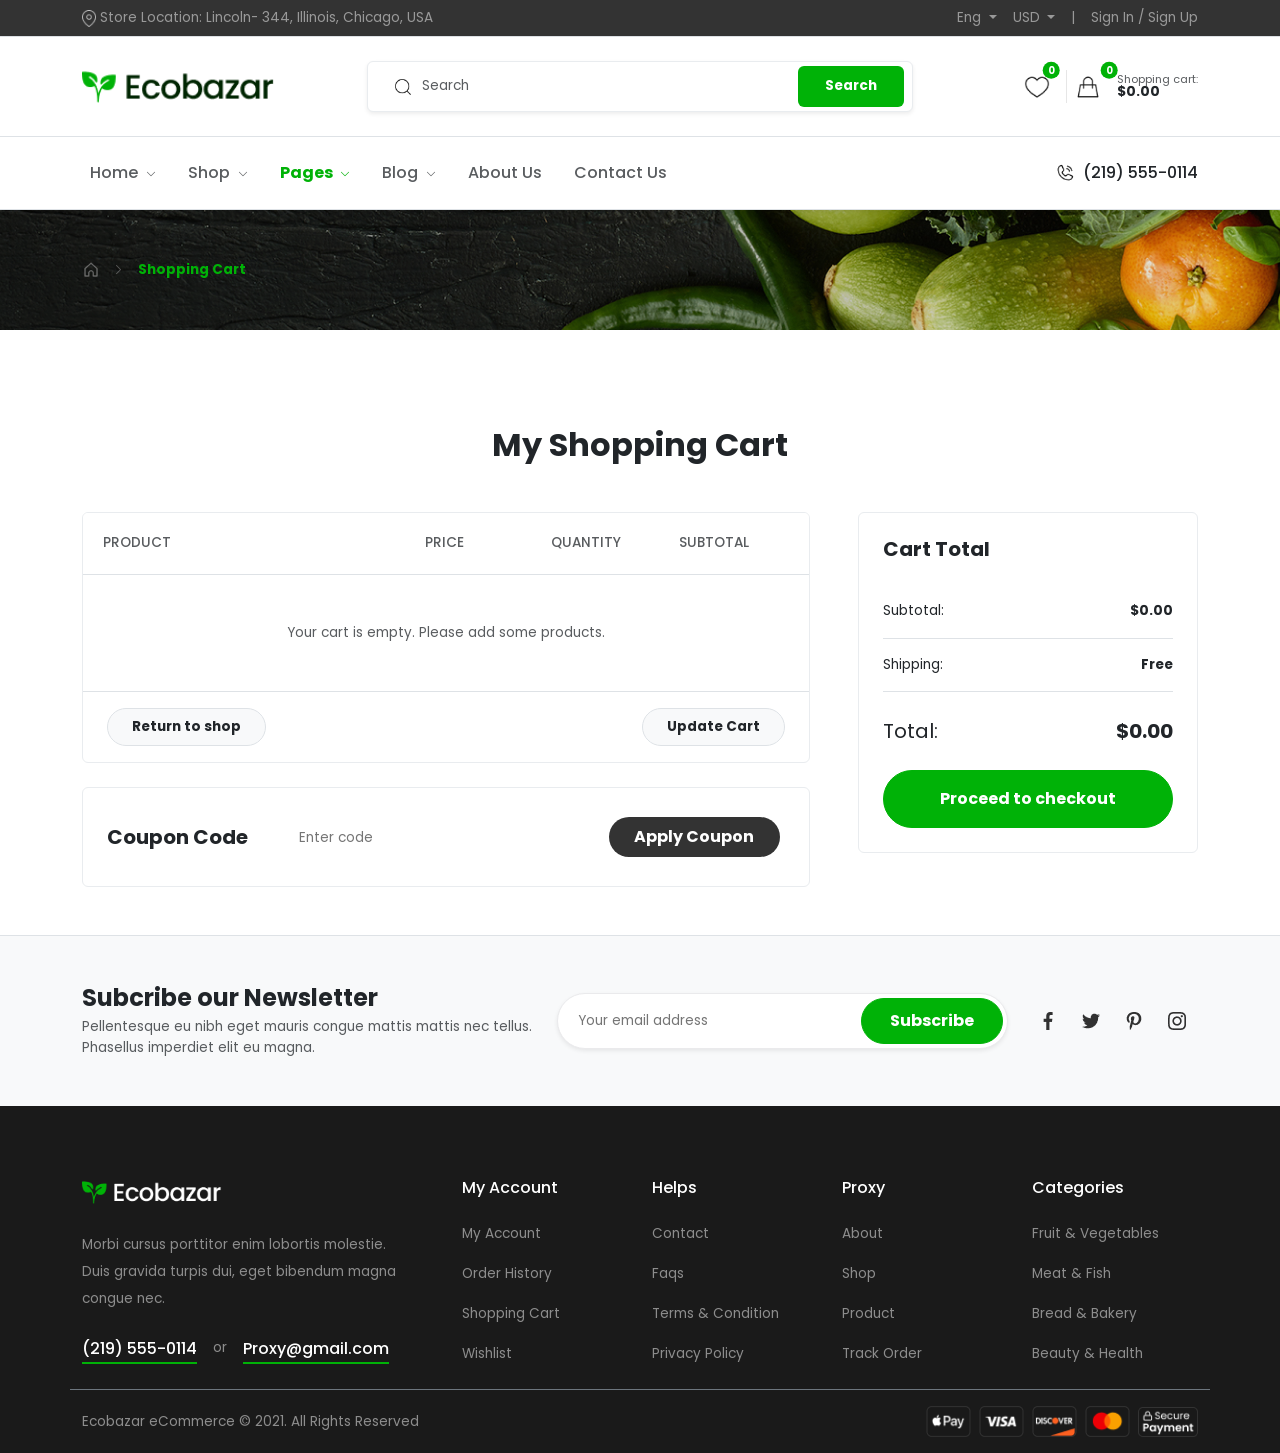
<file: cart.html>
<!DOCTYPE html>
<html lang="en">
<head>
    <meta charset="UTF-8">
    <meta name="viewport" content="width=device-width, initial-scale=1.0">
    <title>Ecobazar - My Shopping Cart</title>
    
    <link href="https://fonts.googleapis.com/css2?family=Poppins:wght@300;400;500;600;700&display=swap" rel="stylesheet">
    <link href="https://cdn.jsdelivr.net/npm/bootstrap@5.3.0/dist/css/bootstrap.min.css" rel="stylesheet">
    <link href="https://cdn.jsdelivr.net/npm/bootstrap-icons@1.10.5/font/bootstrap-icons.css" rel="stylesheet">
    <link rel="stylesheet" href="cart_style.css">
    <link rel="stylesheet" href="cart_responsive.css"> 
</head>
<body class="bg-white">

    <!-- ============================================== -->
    <!-- TOP BAR -->
    <!-- ============================================== -->
    <div class="top-bar py-2 text-muted border-bottom" style="background-color: #333333;">
        <div class="container d-flex justify-content-center justify-content-lg-between align-items-center font-sm text-white-50">
            <span class="d-none d-lg-flex align-items-center gap-1">
                <img src="assets/icon-gps.png" alt="Location" width="14" style="filter: brightness(0) invert(1); opacity: 0.7;"> 
                Store Location: Lincoln- 344, Illinois, Chicago, USA
            </span>
            <div class="d-flex gap-3 text-white-50">
                <div class="dropdown"><span class="dropdown-toggle cursor-pointer" role="button" data-bs-toggle="dropdown">Eng </span><ul class="dropdown-menu shadow-sm border-0 mt-2 font-sm"><li><a class="dropdown-item" href="#">Eng</a></li></ul></div>
                <div class="dropdown"><span class="dropdown-toggle cursor-pointer" role="button" data-bs-toggle="dropdown">USD </span><ul class="dropdown-menu shadow-sm border-0 mt-2 font-sm"><li><a class="dropdown-item" href="#">USD</a></li></ul></div>
                <span>|</span>
                <span class="cursor-pointer">Sign In / Sign Up</span>
            </div>
        </div>
    </div>

    <!-- ============================================== -->
    <!-- DESKTOP HEADER -->
    <!-- ============================================== -->
    <div class="d-none d-lg-block">
        <div id="dynamic-header-wrapper" class="bg-white position-relative z-3 shadow-sm">
            
            <!-- LAYOUT 1: DEFAULT -->
            <div id="header-layout-default" class="d-block">
                <div class="header-middle py-4 bg-white border-bottom">
                    <div class="container">
                        <div class="row align-items-center">
                            <!-- Left: Logo -->
                            <div class="col-lg-3">
                                <a href="index.html"><img src="assets/logo.png" alt="Ecobazar" height="40"></a>
                            </div>
                            
                            <!-- Center: Capsule Search Bar -->
                            <div class="col-lg-6">
                                <table width="100%" border="0" cellpadding="0" cellspacing="0" class="border border-light-subtle rounded bg-white overflow-hidden hover-border-green shadow-sm" style="border-collapse: separate; padding: 4px;">
                                    <tr>
                                        <td width="45" align="center" valign="middle" class="ps-3 cursor-pointer">
                                            <img src="assets/searchicon.png" width="20" alt="Search">
                                        </td>
                                        <td align="left" valign="middle">
                                            <input type="text" placeholder="Search" class="form-control border-0 shadow-none w-100 font-sm bg-transparent" style="outline: none; padding-left: 5px;">
                                        </td>
                                        <td width="110" align="right" valign="middle" class="pe-1">
                                            <button class="btn btn-success border-0 rounded fw-bold w-100 font-sm text-white shadow-none" style="padding-top: 10px; padding-bottom: 10px;">Search</button>
                                        </td>
                                    </tr>
                                </table>
                            </div>

                            <!-- Right: Cart & Wishlist -->
                            <div class="col-lg-3">
                                <table border="0" cellpadding="0" cellspacing="0" align="right">
                                    <tr>
                                        <td align="center" valign="middle" class="px-3 cursor-pointer position-relative" onclick="window.location.href='wishlist.html'">
                                            <img src="assets/wishlist.png" width="26" alt="Wishlist">
                                            <span class="position-absolute top-0 start-190 translate-middle badge rounded-pill bg-success wishlist-badge" style="font-size:0.6rem; padding:0.35em 0.5em; right: -2px;">0</span>
                                        </td>
                                        <td width="1" bgcolor="#E6E6E6" height="30" class="mx-2"></td>
                                        <td align="center" valign="middle" class="px-2 cursor-pointer position-relative" onclick="openCart()">
                                            <img src="assets/Cart.png" width="26" alt="Cart">
                                            <span class="position-absolute top-0 start-100 translate-middle badge rounded-pill bg-success cart-badge" style="font-size:0.6rem; padding:0.35em 0.5em;">0</span>
                                        </td>
                                        <td align="left" valign="middle" class="ps-2 cursor-pointer" onclick="openCart()">
                                            <table border="0" cellpadding="0" cellspacing="0">
                                                <tr><td class="font-sm text-muted lh-1 pt-1" style="font-size: 11px;">Shopping cart:</td></tr>
                                                <tr><td class="fw-bold text-dark lh-1 pb-1 header-cart-total font-sm">$0.00</td></tr>
                                            </table>
                                        </td>
                                    </tr>
                                </table>
                            </div>
                        </div>
                    </div>
                </div>

                <!-- Navigation Bar -->
                <nav class="navbar navbar-expand-lg bg-white py-3 border-bottom">
                    <div class="container d-flex justify-content-between align-items-center">
                        <ul class="navbar-nav fw-medium gap-3">
                            <li class="nav-item dropdown">
                                <a class="nav-link text-muted" href="#" role="button" data-bs-toggle="dropdown">Home <i class="bi bi-chevron-down ms-1" style="font-size: 10px;"></i></a>
                                <ul class="dropdown-menu shadow-sm border-0 mt-2"><li><a class="dropdown-item" href="index.html">Home 1</a></li></ul>
                            </li>
                            <li class="nav-item dropdown">
                                <a class="nav-link text-muted" href="#" role="button" data-bs-toggle="dropdown">Shop <i class="bi bi-chevron-down ms-1" style="font-size: 10px;"></i></a>
                                <ul class="dropdown-menu shadow-sm border-0 mt-2"><li><a class="dropdown-item" href="shop1.html">Vegetables</a></li><li><a class="dropdown-item" href="shop2.html">Fresh Fruit</a></li></ul>
                            </li>
                            <li class="nav-item dropdown">
                                <a class="nav-link text-success fw-bold" href="#" role="button" data-bs-toggle="dropdown">Pages <i class="bi bi-chevron-down ms-1" style="font-size: 10px;"></i></a>
                                <ul class="dropdown-menu shadow-sm border-0 mt-2">
                                    <li><a class="dropdown-item text-success fw-bold" href="cart.html">Shopping Cart</a></li>
                                    <li><a class="dropdown-item" href="checkout.html">Checkout</a></li>
                                    <li><a class="dropdown-item" href="wishlist.html">Wishlist</a></li>
                                </ul>
                            </li>
                            <li class="nav-item dropdown">
                                <a class="nav-link text-muted" href="#" role="button" data-bs-toggle="dropdown">Blog <i class="bi bi-chevron-down ms-1" style="font-size: 10px;"></i></a>
                                <ul class="dropdown-menu shadow-sm border-0 mt-2"><li><a class="dropdown-item" href="#">Blog Grid</a></li></ul>
                            </li>
                            <li class="nav-item"><a class="nav-link text-muted" href="#">About Us</a></li>
                            <li class="nav-item"><a class="nav-link text-muted" href="#">Contact Us</a></li>
                        </ul>
<a href="tel:2195550114" class="fw-medium text-dark text-decoration-none d-flex align-items-center">
    <img src="assets/teli_phone.png" height="20" class="me-2" alt="Phone">(219) 555-0114
</a>
                    </div>
                </nav>
            </div>

            <!-- LAYOUT 2: SEARCH ACTIVE -->
            <div id="header-layout-search" class="d-none">
                <div class="header-middle py-4 bg-white border-bottom">
                    <div class="container">
                        <div class="row align-items-center">
                            <div class="col-lg-3"><a href="index.html"><img src="assets/logo.png" alt="Ecobazar" height="40"></a></div>
                            <div class="col-lg-6">
                                <table width="100%" border="0" cellpadding="0" cellspacing="0" class="border border-light-subtle rounded bg-white overflow-hidden hover-border-green shadow-sm" style="border-collapse: separate; padding: 4px;">
                                    <tr>
                                        <td width="45" align="center" valign="middle" class="ps-3 cursor-pointer" onclick="toggleHeaderLayout()"><img src="assets/searchicon.png" width="20" alt="Search"></td>
                                        <td align="left" valign="middle"><input type="text" placeholder="Search" class="form-control border-0 shadow-none w-100 font-sm bg-transparent" autofocus style="outline: none; padding-left: 5px;"></td>
                                        <td width="110" align="right" valign="middle" class="pe-1"><button class="btn btn-success border-0 rounded fw-bold w-100 font-sm text-white shadow-none" style="padding-top: 10px; padding-bottom: 10px;">Search</button></td>
                                    </tr>
                                </table>
                            </div>
                            <div class="col-lg-3">
                                <table border="0" cellpadding="0" cellspacing="0" align="right">
                                    <tr>
                                        <td align="center" valign="middle" class="px-2 cursor-pointer position-relative" onclick="window.location.href='wishlist.html'"><img src="assets/wishlist.png" width="26" alt="Wishlist"><span class="position-absolute top-0 start-100 translate-middle badge rounded-pill bg-success wishlist-badge">0</span></td>
                                        <td width="1" bgcolor="#E6E6E6" height="30" class="mx-2"></td>
                                        <td align="center" valign="middle" class="px-2 cursor-pointer position-relative" onclick="openCart()"><img src="assets/Cart.png" width="26" alt="Cart"><span class="position-absolute top-0 start-100 translate-middle badge rounded-pill bg-success cart-badge">0</span></td>
                                        <td align="left" valign="middle" class="ps-2 cursor-pointer" onclick="openCart()"><table border="0" cellpadding="0" cellspacing="0"><tr><td class="font-sm text-muted lh-1 pt-1" style="font-size: 11px;">Shopping cart:</td></tr><tr><td class="fw-bold text-dark lh-1 pb-1 header-cart-total font-sm">$0.00</td></tr></table></td>
                                        <td align="center" valign="middle" class="ps-3 cursor-pointer"><img src="assets/profile.png" width="24" alt="Profile"></td>
                                    </tr>
                                </table>
                            </div>
                        </div>
                    </div>
                </div>
                <nav class="navbar navbar-expand-lg bg-white py-3 border-bottom">
                    <div class="container d-flex justify-content-between align-items-center">
                        <ul class="navbar-nav fw-medium gap-3 flex-row">
                            <li class="nav-item dropdown"><a class="nav-link text-muted px-0" href="#" role="button" data-bs-toggle="dropdown">Home <i class="bi bi-chevron-down ms-1" style="font-size: 10px;"></i></a><ul class="dropdown-menu shadow-sm border-0 mt-2"><li><a class="dropdown-item" href="index.html">Home 1</a></li></ul></li>
                            <li class="nav-item dropdown"><a class="nav-link text-muted px-0" href="#" role="button" data-bs-toggle="dropdown">Shop <i class="bi bi-chevron-down ms-1" style="font-size: 10px;"></i></a><ul class="dropdown-menu shadow-sm border-0 mt-2"><li><a class="dropdown-item" href="shop1.html">Vegetables</a></li><li><a class="dropdown-item" href="shop2.html">Fresh Fruit</a></li></ul></li>
                            <li class="nav-item dropdown"><a class="nav-link text-success fw-bold px-0" href="#" role="button" data-bs-toggle="dropdown">Pages <i class="bi bi-chevron-down ms-1" style="font-size: 10px;"></i></a><ul class="dropdown-menu shadow-sm border-0 mt-2"><li><a class="dropdown-item text-success fw-bold" href="cart.html">Shopping Cart</a></li><li><a class="dropdown-item" href="checkout.html">Checkout</a></li><li><a class="dropdown-item" href="wishlist.html">Wishlist</a></li></ul></li>
                            <li class="nav-item dropdown"><a class="nav-link text-muted px-0" href="#" role="button" data-bs-toggle="dropdown">Blog <i class="bi bi-chevron-down ms-1" style="font-size: 10px;"></i></a><ul class="dropdown-menu shadow-sm border-0 mt-2"><li><a class="dropdown-item" href="#">Blog Grid</a></li></ul></li>
                            <li class="nav-item"><a class="nav-link text-muted px-0" href="#">About Us</a></li>
                            <li class="nav-item"><a class="nav-link text-muted px-0" href="#">Contact Us</a></li>
                        </ul>
                        <div class="d-flex align-items-center gap-2 z-1">
                            <span class="fw-medium text-dark d-flex align-items-center"><img src="assets/teli_phone.png" height="20" class="me-2" alt="Phone">(219) 555-0114</span>
                        </div>
                    </div>
                </nav>
            </div>
        </div>
    </div>

    <!-- ============================================== -->
    <!-- MOBILE HEADER & OFFCANVAS -->
    <!-- ============================================== -->
    <div class="d-lg-none bg-white py-3 border-bottom shadow-sm position-relative z-3">
        <div class="container d-flex justify-content-between align-items-center">
            <div style="width: 26px;"></div> <!-- Spacer -->
            <a href="index.html" class="m-0"><img src="assets/logo.png" alt="Ecobazar" height="32"></a>
            <button class="btn border-0 p-0 shadow-none" type="button" data-bs-toggle="offcanvas" data-bs-target="#mobileMenu">
                <img src="assets/menuicon.png" width="26" alt="Menu">
            </button>
        </div>
    </div>

    <div class="offcanvas offcanvas-start" tabindex="-1" id="mobileMenu">
        <div class="offcanvas-header border-bottom py-3">
            <img src="assets/logo.png" height="32" alt="Ecobazar">
            <button type="button" class="btn-close shadow-none" data-bs-dismiss="offcanvas"></button>
        </div>
        
        <div class="offcanvas-body d-flex flex-column pt-4 align-items-center">
            
            <div class="w-100 mb-4">
                <div class="d-flex align-items-center gap-2 cursor-pointer justify-content-center" id="mobileSearchTrigger" onclick="toggleMobileSearch()">
                    <img src="assets/searchicon.png" width="22" alt="Search">
                    <span class="fw-bold text-dark fs-5">Search</span>
                </div>

                <div id="mobileSearchBar" class="d-none mt-2">
                    <div class="input-group border border-success rounded overflow-hidden">
                        <input type="text" class="form-control border-0 shadow-none font-sm" placeholder="Search products...">
                        <button class="btn btn-success rounded-0 px-3"><img src="assets/searchicon.png" width="16" style="filter:brightness(0) invert(1);"></button>
                        <button class="btn btn-light rounded-0 px-3 border-start" onclick="toggleMobileSearch()"><i class="bi bi-x-lg text-dark"></i></button>
                    </div>
                </div>
            </div>

            <ul class="navbar-nav fw-medium gap-3 mb-4 fs-5 w-100 align-items-center text-center" id="mobileNavLinks">
                <li class="nav-item"><a class="nav-link text-dark p-0" href="index.html">Home</a></li>
                <li class="nav-item"><a class="nav-link text-dark p-0" href="shop1.html">Shop</a></li>
                <li class="nav-item"><a class="nav-link text-success fw-bold p-0" href="#">Pages</a></li>
                <li class="nav-item"><a class="nav-link text-dark p-0" href="#">Blog</a></li>
                <li class="nav-item"><a class="nav-link text-dark p-0" href="#">About Us</a></li>
            </ul>

            <div id="mobileBottomIcons" class="d-flex flex-column gap-4 border-top pt-4 mb-4 w-100 align-items-center mt-auto">
                <div class="d-flex align-items-center gap-3 cursor-pointer" onclick="window.location.href='wishlist.html'">
                    <div class="position-relative">
                        <img src="assets/wishlist.png" width="26" alt="Wishlist">
                        <span class="position-absolute top-0 start-100 translate-middle badge rounded-pill bg-success wishlist-badge" style="font-size:0.65rem;">0</span>
                    </div>
                    <span class="text-dark fw-medium fs-5">Wishlist</span>
                </div>
                
                <div class="d-flex align-items-center gap-3 cursor-pointer" onclick="openCart(); document.querySelector('#mobileMenu .btn-close').click();">
                    <div class="position-relative">
                        <img src="assets/Cart.png" width="26" alt="Cart">
                        <span class="position-absolute top-0 start-100 translate-middle badge rounded-pill bg-success cart-badge" style="font-size:0.65rem;">0</span>
                    </div>
                    <span class="text-dark fw-medium fs-5">Shopping Cart</span>
                </div>
                
                <div class="d-flex align-items-center gap-3 cursor-pointer">
                    <img src="assets/profile.png" width="26" alt="Profile">
                    <span class="text-dark fw-medium fs-5">My Account</span>
                </div>
            </div>

            <div class="mt-auto border-top pt-4 pb-2 w-100 d-flex justify-content-center">
                <a href="tel:2195550114" class="text-decoration-none text-dark d-flex align-items-center gap-2 fw-bold fs-5">
                    <img src="assets/teli_phone.png" height="24" alt="Phone"> (219) 555-0114
                </a>
            </div>
        </div>
    </div>

    <!-- ============================================== -->
    <!-- BREADCRUMB BANNER -->
    <!-- ============================================== -->
    <section class="breadcrumb-banner py-5 d-flex align-items-center mb-5" style="background: url('assets/bg-breadcrumb.jpg') center/cover no-repeat; background-color: #1A1A1A;">
        <div class="container">
            <table border="0" cellpadding="0" cellspacing="0">
                <tr>
                    <td align="left" valign="middle"><a href="index.html"><img src="assets/icon-home-white.png" height="18" alt="Home" style="opacity: 0.7;"></a></td>
                    <td align="center" valign="middle" class="px-3"><img src="assets/icon-arrow-right-white.png" height="10" alt=">" style="opacity: 0.5;"></td>
                    <td align="left" valign="middle" class="text-success fw-bold font-sm">Shopping Cart</td>
                </tr>
            </table>
        </div>
    </section>

    <!-- Main Cart Area -->
    <section class="py-5">
        <div class="container">
            <h2 class="text-center fw-bold mb-5 text-dark">My Shopping Cart</h2>
            
            <div class="row gx-5">
                <!-- LEFT COLUMN: Cart Items & Coupon -->
                <div class="col-lg-8 mb-4 mb-lg-0">
                    
                    <div class="cart-table-responsive border border-light-subtle rounded bg-white mb-4 overflow-hidden">
                        <table width="100%" border="0" cellpadding="20" cellspacing="0" style="border-collapse: collapse;">
                            <thead>
                                <tr bgcolor="#FFFFFF">
                                    <td align="left" valign="middle" class="text-muted font-sm text-uppercase fw-medium border-bottom">Product</td>
                                    <td align="left" valign="middle" class="text-muted font-sm text-uppercase fw-medium border-bottom" width="15%">Price</td>
                                    <td align="center" valign="middle" class="text-muted font-sm text-uppercase fw-medium border-bottom" width="20%">Quantity</td>
                                    <td align="left" valign="middle" class="text-muted font-sm text-uppercase fw-medium border-bottom" width="15%">Subtotal</td>
                                    <td width="5%" class="border-bottom"></td>
                                </tr>
                            </thead>

                            <!-- DYNAMIC INJECTION TARGET  -->
                            <tbody id="cart-container">
                                
                            </tbody>
                            
                            <tfoot>
                                <tr>
                                    <td colspan="5" align="left" valign="middle" class="py-3 px-4">
                                        <table width="100%" border="0" cellpadding="0" cellspacing="0">
                                            <tr>
                                                <td align="left" valign="middle">
                                                    <a href="shop1.html" class="btn btn-light rounded-pill px-4 py-2 border bg-light text-dark fw-bold font-sm shadow-none text-decoration-none">Return to shop</a>
                                                </td>
                                                <td align="right" valign="middle">
                                                    <button onclick="renderCartPage()" class="btn btn-light rounded-pill px-4 py-2 border bg-light text-dark fw-bold font-sm shadow-none">Update Cart</button>
                                                </td>
                                            </tr>
                                        </table>
                                    </td>
                                </tr>
                            </tfoot>
                        </table>
                    </div>

                    <!-- Coupon Code Area  -->
                    <div class="border border-light-subtle rounded p-4 d-flex flex-column flex-md-row justify-content-between align-items-md-center bg-white mt-4">
                        <span class="text-dark fw-bold pe-md-4 fs-5 mb-3 mb-md-0 text-nowrap">Coupon Code</span>
                        
                        <!-- Pill Container Table -->
                        <table width="100%" border="0" cellpadding="4" cellspacing="0" class="border border-light-subtle rounded-pill bg-white overflow-hidden flex-grow-1" style="max-width: 600px;">
                            <tr>
                                <td align="left" valign="middle" class="px-4">
                                    <input type="text" placeholder="Enter code" class="font-sm text-muted w-100 border-0 bg-transparent shadow-none" style="outline:none;">
                                </td>
                                <td align="right" valign="middle" width="180">
                                    <button class="btn btn-dark rounded-pill fw-bold w-100 py-2 text-white border-0 shadow-none">Apply Coupon</button>
                                </td>
                            </tr>
                        </table>
                    </div>
                </div>

                <!-- RIGHT COLUMN: Cart Totals -->
                <div class="col-lg-4">
                    <div class="card border border-light-subtle rounded p-4 bg-white shadow-none">
                        <h5 class="fw-bold text-dark mb-4">Cart Total</h5>
                        
                        <table width="100%" border="0" cellpadding="0" cellspacing="0" class="mb-4">
                            <tr>
                                <td align="left" valign="middle" class="font-sm text-dark border-bottom py-3">Subtotal:</td>
                                <td align="right" valign="middle" class="font-sm text-dark fw-bold border-bottom py-3" id="cart-subtotal">$0.00</td>
                            </tr>
                            <tr>
                                <td align="left" valign="middle" class="font-sm text-dark border-bottom py-3">Shipping:</td>
                                <td align="right" valign="middle" class="font-sm text-dark fw-bold border-bottom py-3">Free</td>
                            </tr>
                            <tr>
                                <td align="left" valign="middle" class="text-dark pt-4 fs-5">Total:</td>
                                <td align="right" valign="middle" class="text-dark fw-bold pt-4 fs-5" id="cart-total">$0.00</td>
                            </tr>
                        </table>
                        <a href="checkout.html" class="btn btn-success rounded-pill fw-bold w-100 py-3 fs-6 d-block text-center text-decoration-none">Proceed to checkout</a>
                    </div>
                </div>

            </div>
        </div>
    </section>

    <!-- NEWSLETTER BANNER -->
    <section class="newsletter-banner py-5 bg-light border-top">
        <div class="container">
            <div class="row align-items-center">
                <div class="col-lg-5">
                    <h4 class="fw-bold mb-1 text-dark">Subcribe our Newsletter</h4>
                    <p class="text-muted font-sm mb-0 lh-base">Pellentesque eu nibh eget mauris congue mattis mattis nec tellus. Phasellus imperdiet elit eu magna.</p>
                </div>
                <div class="col-lg-5 mt-3 mt-lg-0">
                    <!-- Perfect Capsule Newsletter -->
                    <div class="newsletter-capsule shadow-sm">
                        <input type="email" placeholder="Your email address" class="text-muted font-sm">
                        <button class="btn btn-success fw-bold">Subscribe</button>
                    </div>
                </div>
                <div class="col-lg-2 text-lg-end text-center mt-4 mt-lg-0">
                    <table border="0" cellpadding="0" cellspacing="0" align="right">
                        <tr>
                            <td class="px-1"><a href="#" class="social-share-btn"><img src="assets/icon-facebook.png" class="social-img" alt="Facebook" style="filter: brightness(0); opacity: 0.8;"></a></td>
                            <td class="px-1"><a href="#" class="social-share-btn"><img src="assets/icon-twitter.png" class="social-img" alt="Twitter" style="filter: brightness(0); opacity: 0.8;"></a></td>
                            <td class="px-1"><a href="#" class="social-share-btn"><img src="assets/icon-pinterest.png" class="social-img" alt="Pinterest" style="filter: brightness(0); opacity: 0.8;"></a></td>
                            <td class="px-1"><a href="#" class="social-share-btn"><img src="assets/icon-instagram.png" class="social-img" alt="Instagram" style="filter: brightness(0); opacity: 0.8;"></a></td>
                        </tr>
                    </table>
                </div>
            </div>
        </div>
    </section>

    <!-- DARK FOOTER -->
    <footer class="footer-section position-relative pt-5 pb-3 bg-dark">
        <div class="container position-relative z-1 pt-4">
            <div class="row g-4 mb-3 pb-4 border-bottom border-secondary">
                <div class="col-lg-4 pe-lg-5">
                    <img src="assets/logo-white.png" width="140" class="mb-4" alt="Ecobazar">
                    <p class="text-white-50 font-sm mb-4 lh-lg">Morbi cursus porttitor enim lobortis molestie. Duis gravida turpis dui, eget bibendum magna congue nec.</p>
                    <table border="0" cellpadding="0" cellspacing="0">
                        <tr>
                            <td align="left" valign="top" class="pe-2">
                                <a href="tel:2195550114" class="text-white text-decoration-none fw-medium" style="border-bottom: 2px solid #00B207; padding-bottom: 2px;">(219) 555-0114</a>
                            </td>
                            <td align="left" valign="middle" class="text-white-50 px-2 font-sm">or</td>
                            <td align="left" valign="top" class="ps-2">
                                <a href="mailto:Proxy@gmail.com" class="text-white text-decoration-none fw-medium" style="border-bottom: 2px solid #00B207; padding-bottom: 2px;">Proxy@gmail.com</a>
                            </td>
                        </tr>
                    </table>
                </div>
                
                <div class="col-lg-2">
                    <h6 class="text-white fw-medium mb-4">My Account</h6>
                    <ul class="list-unstyled mb-0">
                        <li class="mb-3"><a href="#" class="text-white-50 text-decoration-none font-sm hover-success">My Account</a></li>
                        <li class="mb-3"><a href="#" class="text-white-50 text-decoration-none font-sm hover-success">Order History</a></li>
                        <li class="mb-3"><a href="cart.html" class="text-white-50 text-decoration-none font-sm hover-success">Shopping Cart</a></li>
                        <li class="mb-0"><a href="wishlist.html" class="text-white-50 text-decoration-none font-sm hover-success">Wishlist</a></li>
                    </ul>
                </div>

                <div class="col-lg-2">
                    <h6 class="text-white fw-medium mb-4">Helps</h6>
                    <ul class="list-unstyled mb-0">
                        <li class="mb-3"><a href="#" class="text-white-50 text-decoration-none font-sm hover-success">Contact</a></li>
                        <li class="mb-3"><a href="#" class="text-white-50 text-decoration-none font-sm hover-success">Faqs</a></li>
                        <li class="mb-3"><a href="#" class="text-white-50 text-decoration-none font-sm hover-success">Terms & Condition</a></li>
                        <li class="mb-0"><a href="#" class="text-white-50 text-decoration-none font-sm hover-success">Privacy Policy</a></li>
                    </ul>
                </div>

                <div class="col-lg-2">
                    <h6 class="text-white fw-medium mb-4">Proxy</h6>
                    <ul class="list-unstyled mb-0">
                        <li class="mb-3"><a href="#" class="text-white-50 text-decoration-none font-sm hover-success">About</a></li>
                        <li class="mb-3"><a href="shop1.html" class="text-white-50 text-decoration-none font-sm hover-success">Shop</a></li>
                        <li class="mb-3"><a href="product1.html" class="text-white-50 text-decoration-none font-sm hover-success">Product</a></li>
                        <li class="mb-0"><a href="#" class="text-white-50 text-decoration-none font-sm hover-success">Track Order</a></li>
                    </ul>
                </div>

                <div class="col-lg-2">
                    <h6 class="text-white fw-medium mb-4">Categories</h6>
                    <ul class="list-unstyled mb-0">
                        <li class="mb-3"><a href="#" class="text-white-50 text-decoration-none font-sm hover-success">Fruit & Vegetables</a></li>
                        <li class="mb-3"><a href="#" class="text-white-50 text-decoration-none font-sm hover-success">Meat & Fish</a></li>
                        <li class="mb-3"><a href="#" class="text-white-50 text-decoration-none font-sm hover-success">Bread & Bakery</a></li>
                        <li class="mb-0"><a href="#" class="text-white-50 text-decoration-none font-sm hover-success">Beauty & Health</a></li>
                    </ul>
                </div>
            </div>

            <table width="100%" border="0" cellpadding="0" cellspacing="0">
                <tr>
                    <td align="left" valign="middle">
                        <p class="text-white-50 font-sm mb-0">Ecobazar eCommerce &copy; 2021. All Rights Reserved</p>
                    </td>
                    <td align="right" valign="middle">
                        <table border="0" cellpadding="0" cellspacing="0">
                            <tr>
                                <td align="center" valign="middle" class="ps-2"><img src="assets/pay-apple.png" width="45" alt="Apple Pay"></td>
                                <td align="center" valign="middle" class="ps-2"><img src="assets/pay-visa.png" width="45" alt="Visa"></td>
                                <td align="center" valign="middle" class="ps-2"><img src="assets/pay-discover.png" width="45" alt="Discover"></td>
                                <td align="center" valign="middle" class="ps-2"><img src="assets/pay-mastercard.png" width="45" alt="Mastercard"></td>
                                <td align="center" valign="middle" class="ps-2"><img src="assets/pay-secure.png" width="60" alt="Secure Payment"></td>
                            </tr>
                        </table>
                    </td>
                </tr>
            </table>
        </div>
    </footer>

    <!-- CART SIDEBAR POPUP -->
    <div id="cart-overlay" class="cart-overlay" onclick="closeCart()"></div>
    <div id="cart-sidebar" class="cart-sidebar d-flex flex-column bg-white shadow">
        <div class="p-4 border-bottom border-light-subtle d-flex justify-content-between align-items-center">
            <h5 class="fw-bold m-0 text-dark">Shopping Cart (<span id="popup-cart-count">0</span>)</h5>
            <button class="btn btn-light rounded-circle bg-transparent border-0 p-1 fs-5 shadow-none" onclick="closeCart()"><i class="bi bi-x"></i></button>
        </div>
        <div id="popup-cart-list" class="p-4 flex-grow-1 overflow-auto"></div>
        <div class="p-4 bg-white border-top">
            <table width="100%" border="0" cellpadding="0" cellspacing="0" class="mb-4">
                <tr>
                    <td align="left" valign="middle" class="font-sm text-dark">Total:</td>
                    <td align="right" valign="middle" class="fw-bold text-dark fs-5" id="popup-cart-total">$0.00</td>
                </tr>
            </table>
            <a href="checkout.html" class="btn btn-success rounded-pill fw-bold w-100 py-3 mb-3 d-block text-center text-decoration-none border-0 shadow-none">Checkout</a>
            <a href="cart.html" class="btn btn-light bg-success-light text-success rounded-pill fw-bold w-100 py-3 shadow-none d-block text-center text-decoration-none border-0">Go To Cart</a>
        </div>
    </div>

    <script src="https://cdn.jsdelivr.net/npm/bootstrap@5.3.0/dist/js/bootstrap.bundle.min.js"></script>
    <script src="ecommerce_app.js"></script> 
    <script>
        function toggleHeaderLayout() {
            const defaultLayout = document.getElementById('header-layout-default');
            const searchLayout = document.getElementById('header-layout-search');
            if (defaultLayout && searchLayout) {
                if (defaultLayout.classList.contains('d-block')) {
                    defaultLayout.classList.replace('d-block', 'd-none');
                    searchLayout.classList.replace('d-none', 'd-block');
                } else {
                    searchLayout.classList.replace('d-block', 'd-none');
                    defaultLayout.classList.replace('d-none', 'd-block');
                }
            }
        }

        function toggleMobileSearch() {
            const trigger = document.getElementById('mobileSearchTrigger');
            const searchBar = document.getElementById('mobileSearchBar');
            const navLinks = document.getElementById('mobileNavLinks');
            const bottomIcons = document.getElementById('mobileBottomIcons');
            if (searchBar && trigger && navLinks) {
                if (searchBar.classList.contains('d-none')) {
                    searchBar.classList.remove('d-none');
                    trigger.classList.add('d-none');
                    navLinks.classList.add('d-none');
                    if (bottomIcons) {
                        bottomIcons.classList.remove('border-top', 'pt-4', 'mb-4');
                        bottomIcons.classList.add('my-auto');
                    }
                } else {
                    searchBar.classList.add('d-none');
                    trigger.classList.remove('d-none');
                    navLinks.classList.remove('d-none');
                    if (bottomIcons) {
                        bottomIcons.classList.remove('my-auto');
                        bottomIcons.classList.add('border-top', 'pt-4', 'mb-4');
                    }
                }
            }
        }
    </script>
</body>
</html>
</file>
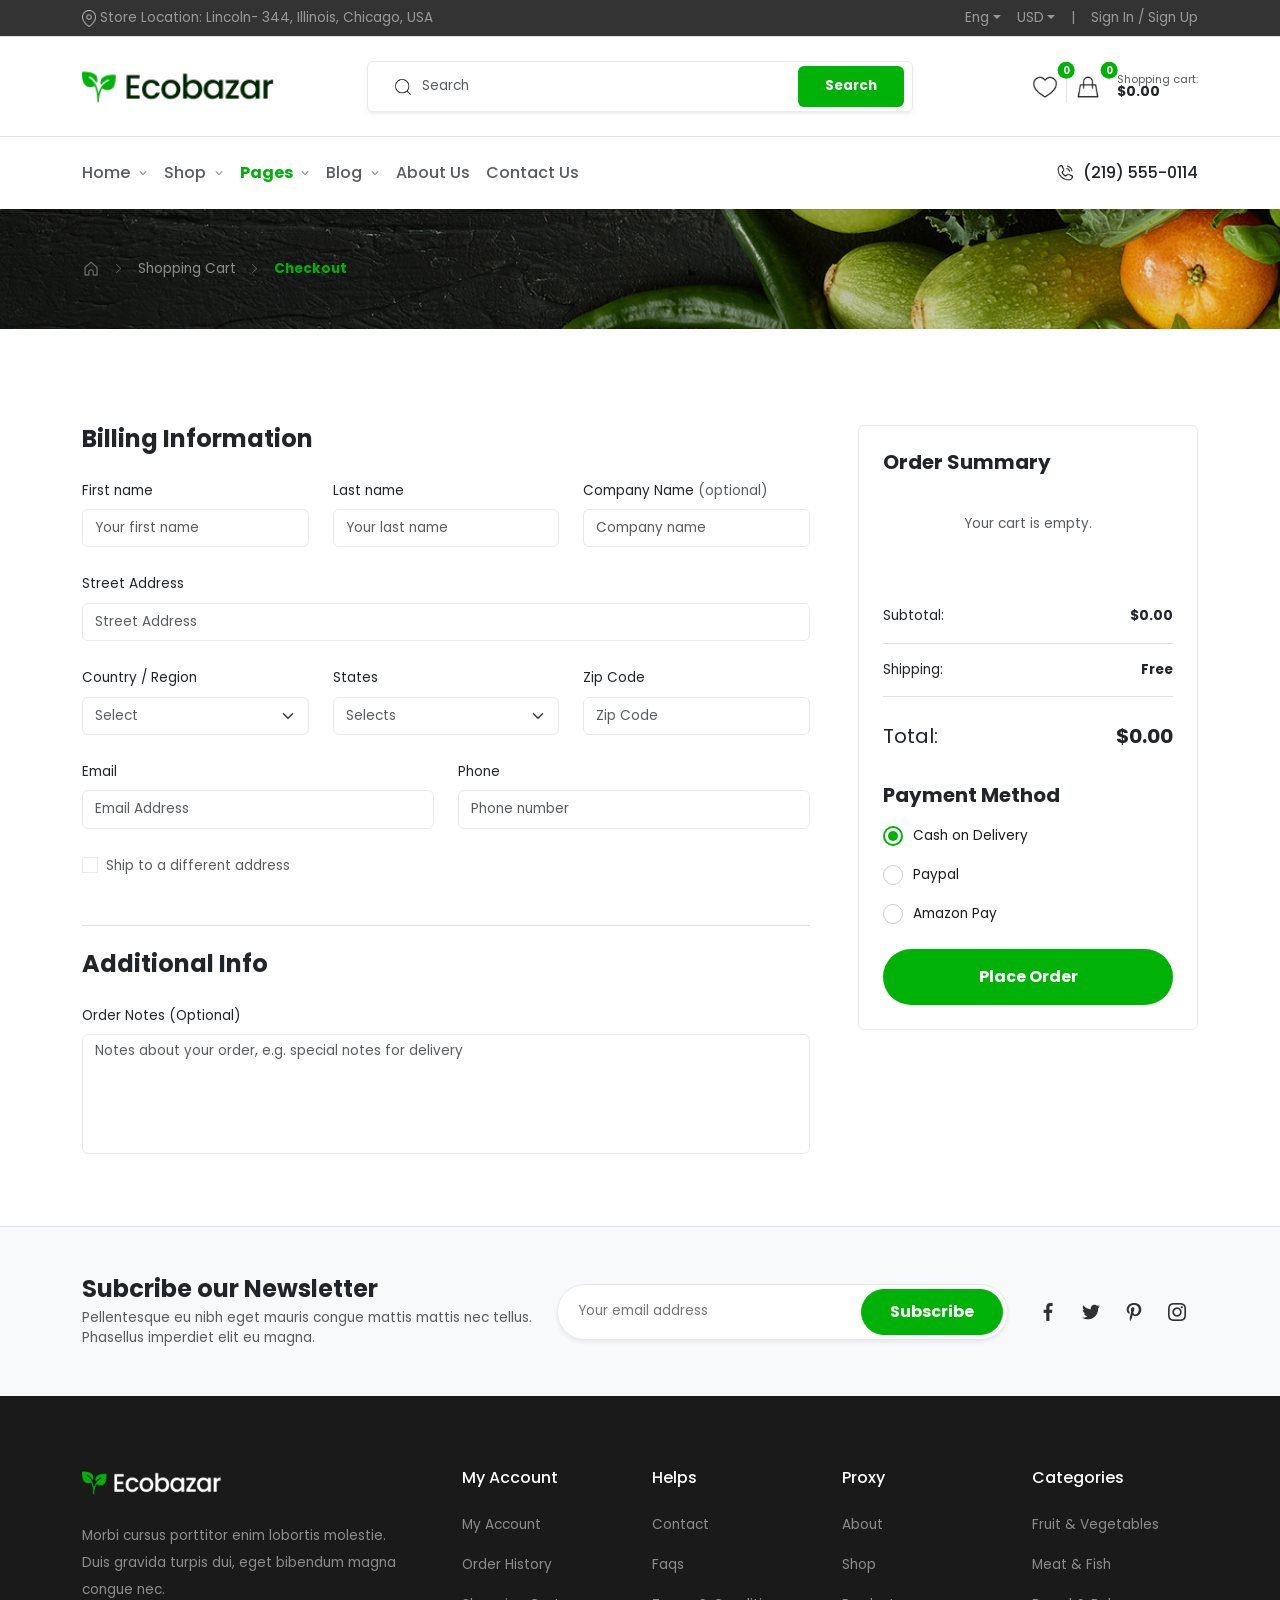
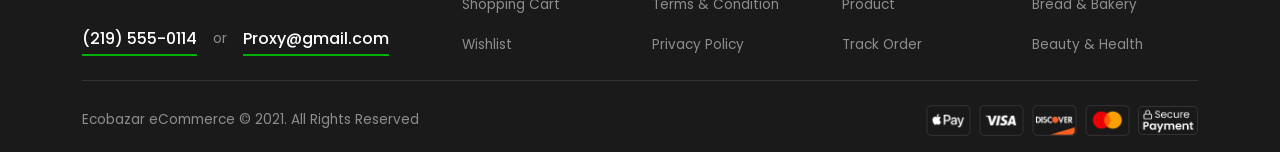
<file: checkout.html>
<!DOCTYPE html>
<html lang="en">
<head>
    <meta charset="UTF-8">
    <meta name="viewport" content="width=device-width, initial-scale=1.0">
    <title>Ecobazar - Checkout</title>
    <link href="https://fonts.googleapis.com/css2?family=Poppins:wght@300;400;500;600;700&display=swap" rel="stylesheet">
    <link href="https://cdn.jsdelivr.net/npm/bootstrap@5.3.0/dist/css/bootstrap.min.css" rel="stylesheet">
    <link href="https://cdn.jsdelivr.net/npm/bootstrap-icons@1.10.5/font/bootstrap-icons.css" rel="stylesheet">
    <link rel="stylesheet" href="checkout_style.css">
    <link rel="stylesheet" href="checkout_responsive.css"> 
</head>
<body class="bg-white">

 <!-- ============================================== -->
    <!-- TOP BAR -->
    <!-- ============================================== -->
    <div class="top-bar py-2 border-bottom" style="background-color: #333333;">
        <div class="container d-flex justify-content-center justify-content-lg-between align-items-center font-sm text-white-50">
            <span class="d-none d-lg-flex align-items-center gap-1">
                <img src="assets/icon-gps.png" alt="Location" width="14" style="filter: brightness(0) invert(1); opacity: 0.7;"> Store Location: Lincoln- 344, Illinois, Chicago, USA
            </span>
            <div class="d-flex gap-3 text-white-50">
                <div class="dropdown"><span class="dropdown-toggle cursor-pointer" role="button" data-bs-toggle="dropdown">Eng</span><ul class="dropdown-menu shadow-sm border-0 mt-2 font-sm"><li><a class="dropdown-item" href="#">Eng</a></li></ul></div>
                <div class="dropdown"><span class="dropdown-toggle cursor-pointer" role="button" data-bs-toggle="dropdown">USD</span><ul class="dropdown-menu shadow-sm border-0 mt-2 font-sm"><li><a class="dropdown-item" href="#">USD</a></li></ul></div>
                <span>|</span><span class="cursor-pointer">Sign In / Sign Up</span>
            </div>
        </div>
    </div>

<!-- ============================================== -->
    <!-- DESKTOP HEADER -->
    <!-- ============================================== -->
    <div class="d-none d-lg-block">
        <div id="dynamic-header-wrapper" class="bg-white position-relative z-3 shadow-sm">
            <div class="header-middle py-4 bg-white border-bottom">
                <div class="container">
                    <div class="row align-items-center">
                        <!-- Left: Logo -->
                        <div class="col-lg-3">
                            <a href="index.html"><img src="assets/logo.png" alt="Ecobazar" height="40"></a>
                        </div>
                        
                        <!-- Center: Search Bar  -->
                        <div class="col-lg-6">
                            <table width="100%" border="0" cellpadding="0" cellspacing="0" class="border border-light-subtle rounded bg-white overflow-hidden hover-border-green shadow-sm" style="border-collapse: separate; padding: 4px;">
                                <tr>
                                    <td width="45" align="center" valign="middle" class="ps-3">
                                        <img src="assets/searchicon.png" width="20" alt="Search">
                                    </td>
                                    <td align="left" valign="middle">
                                        <input type="text" placeholder="Search" class="form-control border-0 shadow-none w-100 font-sm bg-transparent" style="outline: none; padding-left: 5px;">
                                    </td>
                                    <td width="110" align="right" valign="middle" class="pe-1">
                                        <button class="btn btn-success border-0 rounded fw-bold w-100 font-sm text-white shadow-none" style="padding-top: 10px; padding-bottom: 10px;">Search</button>
                                    </td>
                                </tr>
                            </table>
                        </div>
                        
                        <!-- Right: Icons -->
                        <div class="col-lg-3">
                            <table border="0" cellpadding="0" cellspacing="0" align="right">
                                <tr>
                                    <td align="center" valign="middle" class="px-2 cursor-pointer position-relative" onclick="window.location.href='wishlist.html'">
                                        <img src="assets/wishlist.png" width="26" alt="Wishlist">
                                        <span class="position-absolute top-0 start-100 translate-middle badge rounded-pill bg-success wishlist-badge">0</span>
                                    </td>
                                    <td width="1" bgcolor="#E6E6E6" height="30" class="mx-2"></td>
                                    <td align="center" valign="middle" class="px-2 cursor-pointer position-relative" onclick="openCart()">
                                        <img src="assets/Cart.png" width="26" alt="Cart">
                                        <span class="position-absolute top-0 start-100 translate-middle badge rounded-pill bg-success cart-badge">0</span>
                                    </td>
                                    <td align="left" valign="middle" class="ps-2 cursor-pointer" onclick="openCart()">
                                        <table border="0" cellpadding="0" cellspacing="0">
                                            <tr><td class="font-sm text-muted lh-1 pt-1" style="font-size: 11px;">Shopping cart:</td></tr>
                                            <tr><td class="fw-bold text-dark lh-1 pb-1 header-cart-total font-sm">$0.00</td></tr>
                                        </table>
                                    </td>
                                </tr>
                            </table>
                        </div>
                    </div>
                </div>
            </div>

            <!-- BOTTOM NAVIGATION: Links & Phone -->
            <nav class="navbar navbar-expand-lg bg-white py-3">
                <div class="container d-flex justify-content-between align-items-center">
                    <ul class="navbar-nav fw-medium gap-3 flex-row">
                        <li class="nav-item dropdown"><a class="nav-link text-muted px-0" href="#" role="button" data-bs-toggle="dropdown">Home <img src="assets/smalldownarrow.png" width="10" class="ms-1" alt="v"></a><ul class="dropdown-menu shadow-sm border-0 mt-2"><li><a class="dropdown-item" href="index.html">Home 1</a></li></ul></li>
                        <li class="nav-item dropdown"><a class="nav-link text-muted px-0" href="#" role="button" data-bs-toggle="dropdown">Shop <img src="assets/smalldownarrow.png" width="10" class="ms-1" alt="v"></a><ul class="dropdown-menu shadow-sm border-0 mt-2"><li><a class="dropdown-item" href="shop1.html">Vegetables</a></li><li><a class="dropdown-item" href="shop2.html">Fresh Fruit</a></li></ul></li>
                        <li class="nav-item dropdown"><a class="nav-link text-success fw-bold px-0" href="#" role="button" data-bs-toggle="dropdown">Pages <img src="assets/smalldownarrow.png" width="10" class="ms-1" alt="v"></a><ul class="dropdown-menu shadow-sm border-0 mt-2"><li><a class="dropdown-item" href="cart.html">Shopping Cart</a></li><li><a class="dropdown-item text-success fw-bold" href="checkout.html">Checkout</a></li><li><a class="dropdown-item" href="wishlist.html">Wishlist</a></li></ul></li>
                        <li class="nav-item dropdown"><a class="nav-link text-muted px-0" href="#" role="button" data-bs-toggle="dropdown">Blog <img src="assets/smalldownarrow.png" width="10" class="ms-1" alt="v"></a><ul class="dropdown-menu shadow-sm border-0 mt-2"><li><a class="dropdown-item" href="#">Blog Grid</a></li></ul></li>
                        <li class="nav-item"><a class="nav-link text-muted px-0" href="#">About Us</a></li>
                        <li class="nav-item"><a class="nav-link text-muted px-0" href="#">Contact Us</a></li>
                    </ul>
                    <div class="d-flex align-items-center gap-2 z-1">
                        <span class="fw-medium text-dark d-flex align-items-center"><img src="assets/teli_phone.png" height="20" class="me-2" alt="Phone">(219) 555-0114</span>
                    </div>
                </div>
            </nav>
            
        </div>
    </div>

            <!-- Active Search Header  -->
            <div id="header-layout-search" class="d-none">
                <div class="header-middle py-4 bg-white border-bottom">
                    <div class="container">
                        <div class="row align-items-center">
                            <div class="col-lg-3"><a href="index.html"><img src="assets/logo.png" alt="Ecobazar" height="40"></a></div>
                            <div class="col-lg-6">
                                <table width="100%" border="0" cellpadding="0" cellspacing="0" class="border border-light-subtle rounded bg-white overflow-hidden hover-border-green shadow-sm" style="border-collapse: separate; padding: 4px;">
                                    <tr>
                                        <td width="45" align="center" valign="middle" class="ps-3 cursor-pointer" onclick="toggleHeaderLayout()"><img src="assets/searchicon.png" width="20" alt="Search"></td>
                                        <td align="left" valign="middle"><input type="text" placeholder="Search" class="form-control border-0 shadow-none w-100 font-sm bg-transparent" autofocus style="outline: none; padding-left: 5px;"></td>
                                        <td width="110" align="right" valign="middle" class="pe-1"><button class="btn btn-success border-0 rounded fw-bold w-100 font-sm text-white shadow-none" style="padding-top: 10px; padding-bottom: 10px;">Search</button></td>
                                    </tr>
                                </table>
                            </div>
                            <div class="col-lg-3">
                                <table border="0" cellpadding="0" cellspacing="0" align="right">
                                    <tr>
                                        <td align="center" valign="middle" class="px-2 cursor-pointer position-relative" onclick="window.location.href='wishlist.html'"><img src="assets/wishlist.png" width="26" alt="Wishlist"><span class="position-absolute top-0 start-100 translate-middle badge rounded-pill bg-success wishlist-badge">0</span></td>
                                        <td width="1" bgcolor="#E6E6E6" height="30" class="mx-2"></td>
                                        <td align="center" valign="middle" class="px-2 cursor-pointer position-relative" onclick="openCart()"><img src="assets/Cart.png" width="26" alt="Cart"><span class="position-absolute top-0 start-100 translate-middle badge rounded-pill bg-success cart-badge">0</span></td>
                                        <td align="left" valign="middle" class="ps-2 cursor-pointer" onclick="openCart()"><table border="0" cellpadding="0" cellspacing="0"><tr><td class="font-sm text-muted lh-1 pt-1" style="font-size: 11px;">Shopping cart:</td></tr><tr><td class="fw-bold text-dark lh-1 pb-1 header-cart-total font-sm">$0.00</td></tr></table></td>
                                        <td align="center" valign="middle" class="ps-3 cursor-pointer"><img src="assets/profile.png" width="24" alt="Profile"></td>
                                    </tr>
                                </table>
                            </div>
                        </div>
                    </div>
                </div>
                <nav class="navbar navbar-expand-lg bg-white py-3">
                    <div class="container d-flex justify-content-between align-items-center">
                        <ul class="navbar-nav fw-medium gap-3 flex-row">
                            <li class="nav-item dropdown"><a class="nav-link text-muted px-0" href="#" role="button" data-bs-toggle="dropdown">Home <i class="bi bi-chevron-down ms-1" style="font-size: 10px;"></i></a><ul class="dropdown-menu shadow-sm border-0 mt-2"><li><a class="dropdown-item" href="index.html">Home 1</a></li></ul></li>
                            <li class="nav-item dropdown"><a class="nav-link text-muted px-0" href="#" role="button" data-bs-toggle="dropdown">Shop <i class="bi bi-chevron-down ms-1" style="font-size: 10px;"></i></a><ul class="dropdown-menu shadow-sm border-0 mt-2"><li><a class="dropdown-item" href="shop1.html">Vegetables</a></li><li><a class="dropdown-item" href="shop2.html">Fresh Fruit</a></li></ul></li>
                            <li class="nav-item dropdown"><a class="nav-link text-success fw-bold px-0" href="#" role="button" data-bs-toggle="dropdown">Pages <i class="bi bi-chevron-down ms-1" style="font-size: 10px;"></i></a><ul class="dropdown-menu shadow-sm border-0 mt-2"><li><a class="dropdown-item" href="cart.html">Shopping Cart</a></li><li><a class="dropdown-item text-success fw-bold" href="checkout.html">Checkout</a></li><li><a class="dropdown-item" href="wishlist.html">Wishlist</a></li></ul></li>
                            <li class="nav-item dropdown"><a class="nav-link text-muted px-0" href="#" role="button" data-bs-toggle="dropdown">Blog <i class="bi bi-chevron-down ms-1" style="font-size: 10px;"></i></a><ul class="dropdown-menu shadow-sm border-0 mt-2"><li><a class="dropdown-item" href="#">Blog Grid</a></li></ul></li>
                            <li class="nav-item"><a class="nav-link text-muted px-0" href="#">About Us</a></li>
                            <li class="nav-item"><a class="nav-link text-muted px-0" href="#">Contact Us</a></li>
                        </ul>
                        <div class="d-flex align-items-center gap-2 z-1">
                            <span class="fw-medium text-dark d-flex align-items-center"><img src="assets/teli_phone.png" height="20" class="me-2" alt="Phone">(219) 555-0114</span>
                        </div>
                    </div>
                </nav>
            </div>
        </div>
    </div>

    <!-- ============================================== -->
    <!-- MOBILE HEADER & OFFCANVAS -->
    <!-- ============================================== -->
    <div class="d-lg-none bg-white py-3 border-bottom shadow-sm position-relative z-3">
        <div class="container d-flex justify-content-between align-items-center">
            <div style="width: 26px;"></div> <!-- Spacer -->
            <a href="index.html" class="m-0"><img src="assets/logo.png" alt="Ecobazar" height="32"></a>
            <button class="btn border-0 p-0 shadow-none" type="button" data-bs-toggle="offcanvas" data-bs-target="#mobileMenu">
                <img src="assets/menuicon.png" width="26" alt="Menu">
            </button>
        </div>
    </div>

    <div class="offcanvas offcanvas-start" tabindex="-1" id="mobileMenu">
        <div class="offcanvas-header border-bottom py-3">
            <img src="assets/logo.png" height="32" alt="Ecobazar">
            <button type="button" class="btn-close shadow-none" data-bs-dismiss="offcanvas"></button>
        </div>
        
        <div class="offcanvas-body d-flex flex-column pt-4 align-items-center">
            
            <div class="w-100 mb-4">
                <div class="d-flex align-items-center gap-2 cursor-pointer justify-content-center" id="mobileSearchTrigger" onclick="toggleMobileSearch()">
                    <img src="assets/searchicon.png" width="22" alt="Search">
                    <span class="fw-bold text-dark fs-5">Search</span>
                </div>

                <div id="mobileSearchBar" class="d-none mt-2">
                    <div class="input-group border border-success rounded overflow-hidden">
                        <input type="text" class="form-control border-0 shadow-none font-sm" placeholder="Search products...">
                        <button class="btn btn-success rounded-0 px-3"><img src="assets/searchicon.png" width="16" style="filter:brightness(0) invert(1);"></button>
                        <button class="btn btn-light rounded-0 px-3 border-start" onclick="toggleMobileSearch()"><i class="bi bi-x-lg text-dark"></i></button>
                    </div>
                </div>
            </div>

            <ul class="navbar-nav fw-medium gap-3 mb-4 fs-5 w-100 align-items-center text-center" id="mobileNavLinks">
                <li class="nav-item"><a class="nav-link text-dark p-0" href="index.html">Home</a></li>
                <li class="nav-item"><a class="nav-link text-dark p-0" href="shop1.html">Shop</a></li>
                <li class="nav-item"><a class="nav-link text-success fw-bold p-0" href="#">Pages</a></li>
                <li class="nav-item"><a class="nav-link text-dark p-0" href="#">Blog</a></li>
                <li class="nav-item"><a class="nav-link text-dark p-0" href="#">About Us</a></li>
            </ul>

            <div id="mobileBottomIcons" class="d-flex flex-column gap-4 border-top pt-4 mb-4 w-100 align-items-center mt-auto">
                <div class="d-flex align-items-center gap-3 cursor-pointer" onclick="window.location.href='wishlist.html'">
                    <div class="position-relative">
                        <img src="assets/wishlist.png" width="26" alt="Wishlist">
                        <span class="position-absolute top-0 start-100 translate-middle badge rounded-pill bg-success wishlist-badge" style="font-size:0.65rem;">0</span>
                    </div>
                    <span class="text-dark fw-medium fs-5">Wishlist</span>
                </div>
                
                <div class="d-flex align-items-center gap-3 cursor-pointer" onclick="openCart(); document.querySelector('#mobileMenu .btn-close').click();">
                    <div class="position-relative">
                        <img src="assets/Cart.png" width="26" alt="Cart">
                        <span class="position-absolute top-0 start-100 translate-middle badge rounded-pill bg-success cart-badge" style="font-size:0.65rem;">0</span>
                    </div>
                    <span class="text-dark fw-medium fs-5">Shopping Cart</span>
                </div>
                
                <div class="d-flex align-items-center gap-3 cursor-pointer">
                    <img src="assets/profile.png" width="26" alt="Profile">
                    <span class="text-dark fw-medium fs-5">My Account</span>
                </div>
            </div>

            <div class="mt-auto border-top pt-4 pb-2 w-100 d-flex justify-content-center">
                <a href="tel:2195550114" class="text-decoration-none text-dark d-flex align-items-center gap-2 fw-bold fs-5">
                    <img src="assets/teli_phone.png" height="24" alt="Phone"> (219) 555-0114
                </a>
            </div>
        </div>
    </div>

    <!-- ============================================== -->
    <!-- BREADCRUMB BANNER -->
    <!-- ============================================== -->
    <section class="breadcrumb-banner py-5 d-flex align-items-center mb-5" style="background: url('assets/bg-breadcrumb.jpg') center/cover no-repeat; background-color: #1A1A1A;">
        <div class="container">
            <table border="0" cellpadding="0" cellspacing="0">
                <tr>
                    <td align="left" valign="middle"><a href="index.html"><img src="assets/icon-home-white.png" height="18" alt="Home" style="opacity: 0.7;"></a></td>
                    <td align="center" valign="middle" class="px-3"><img src="assets/icon-arrow-right-white.png" height="10" alt=">" style="opacity: 0.5;"></td>
                    <td align="left" valign="middle" class="text-white-50 font-sm">Shopping Cart</td>
                    <td align="center" valign="middle" class="px-3"><img src="assets/icon-arrow-right-white.png" height="10" alt=">" style="opacity: 0.5;"></td>
                    <td align="left" valign="middle" class="text-success fw-bold font-sm">Checkout</td>
                </tr>
            </table>
        </div>
    </section>

    <!-- ============================================== -->
    <!-- CHECKOUT AREA -->
    <!-- ============================================== -->
    <section class="py-5">
        <div class="container">
            <div class="row gx-5">
                
                <!-- LEFT COLUMN: Billing Information -->
                <div class="col-lg-8 mb-5 mb-lg-0">
                    <h4 class="fw-bold text-dark mb-4">Billing Information</h4>
                    
                    <form id="billing-form">
                        <div class="row g-4 mb-4">
                            <div class="col-md-4">
                                <label class="form-label font-sm text-dark">First name</label>
                                <input type="text" class="form-control border-light-subtle shadow-none py-2 font-sm text-muted" placeholder="Your first name" required>
                            </div>
                            <div class="col-md-4">
                                <label class="form-label font-sm text-dark">Last name</label>
                                <input type="text" class="form-control border-light-subtle shadow-none py-2 font-sm text-muted" placeholder="Your last name" required>
                            </div>
                            <div class="col-md-4">
                                <label class="form-label font-sm text-dark">Company Name <span class="text-muted">(optional)</span></label>
                                <input type="text" class="form-control border-light-subtle shadow-none py-2 font-sm text-muted" placeholder="Company name">
                            </div>
                        </div>

                        <div class="mb-4">
                            <label class="form-label font-sm text-dark">Street Address</label>
                            <input type="text" class="form-control border-light-subtle shadow-none py-2 font-sm text-muted" placeholder="Street Address" required>
                        </div>

                        <div class="row g-4 mb-4">
                            <div class="col-md-4">
                                <label class="form-label font-sm text-dark">Country / Region</label>
                                <select class="form-select border-light-subtle shadow-none py-2 font-sm text-muted" required>
                                    <option value="">Select</option>
                                    <option value="US">United States</option>
                                </select>
                            </div>
                            <div class="col-md-4">
                                <label class="form-label font-sm text-dark">States</label>
                                <select class="form-select border-light-subtle shadow-none py-2 font-sm text-muted" required>
                                    <option value="">Selects</option>
                                    <option value="IL">Illinois</option>
                                </select>
                            </div>
                            <div class="col-md-4">
                                <label class="form-label font-sm text-dark">Zip Code</label>
                                <input type="text" class="form-control border-light-subtle shadow-none py-2 font-sm text-muted" placeholder="Zip Code" required>
                            </div>
                        </div>

                        <div class="row g-4 mb-4">
                            <div class="col-md-6">
                                <label class="form-label font-sm text-dark">Email</label>
                                <input type="email" class="form-control border-light-subtle shadow-none py-2 font-sm text-muted" placeholder="Email Address" required>
                            </div>
                            <div class="col-md-6">
                                <label class="form-label font-sm text-dark">Phone</label>
                                <input type="text" class="form-control border-light-subtle shadow-none py-2 font-sm text-muted" placeholder="Phone number" required>
                            </div>
                        </div>

                        <div class="form-check mb-5">
                            <input class="form-check-input shadow-none rounded-0 border-light-subtle" type="checkbox" id="shipCheck">
                            <label class="form-check-label font-sm text-muted" for="shipCheck">
                                Ship to a different address
                            </label>
                        </div>

                        <h4 class="fw-bold text-dark mb-4 border-top pt-4">Additional Info</h4>
                        <div class="mb-4">
                            <label class="form-label font-sm text-dark">Order Notes (Optional)</label>
                            <textarea class="form-control border-light-subtle shadow-none font-sm text-muted bg-white no-resize" placeholder="Notes about your order, e.g. special notes for delivery"></textarea>
                        </div>
                    </form>
                </div>

                <!-- RIGHT COLUMN: Order Summary -->
                <div class="col-lg-4">
                    <div class="card border border-light-subtle rounded p-4 bg-white shadow-none">
                        <h5 class="fw-bold text-dark mb-4">Order Summary</h5>
                        <div id="checkout-order-list" class="mb-4">
                        </div>

                        <table width="100%" border="0" cellpadding="0" cellspacing="0" class="mb-4">
                            <tr><td align="left" valign="middle" class="font-sm text-dark border-bottom py-3">Subtotal:</td><td align="right" valign="middle" class="font-sm text-dark fw-bold border-bottom py-3" id="checkout-subtotal">$0.00</td></tr>
                            <tr><td align="left" valign="middle" class="font-sm text-dark border-bottom py-3">Shipping:</td><td align="right" valign="middle" class="font-sm text-dark fw-bold border-bottom py-3">Free</td></tr>
                            <tr><td align="left" valign="middle" class="text-dark pt-4 fs-5">Total:</td><td align="right" valign="middle" class="text-dark fw-bold pt-4 fs-5" id="checkout-total">$0.00</td></tr>
                        </table>

                        <h5 class="fw-bold text-dark mb-3 mt-2">Payment Method</h5>
                        
                        <div class="custom-radio">
                            <input type="radio" name="paymentMethod" id="pay1" checked>
                            <label for="pay1">Cash on Delivery</label>
                        </div>
                        <div class="custom-radio">
                            <input type="radio" name="paymentMethod" id="pay2">
                            <label for="pay2">Paypal</label>
                        </div>
                        <div class="custom-radio mb-4">
                            <input type="radio" name="paymentMethod" id="pay3">
                            <label for="pay3">Amazon Pay</label>
                        </div>

                        <button id="place-order-btn" class="btn btn-success rounded-pill fw-bold w-100 py-3 fs-6 border-0 shadow-none">Place Order</button>
                    </div>
                </div>

            </div>
        </div>
    </section>

    <!-- NEWSLETTER BANNER -->
    <section class="newsletter-banner py-5 bg-light border-top">
        <div class="container">
            <div class="row align-items-center">
                <div class="col-lg-5">
                    <h4 class="fw-bold mb-1 text-dark">Subcribe our Newsletter</h4>
                    <p class="text-muted font-sm mb-0 lh-base">Pellentesque eu nibh eget mauris congue mattis mattis nec tellus. Phasellus imperdiet elit eu magna.</p>
                </div>
                <div class="col-lg-5 mt-3 mt-lg-0">
                    <!-- Capsule Newsletter -->
                    <div class="newsletter-capsule shadow-sm">
                        <input type="email" placeholder="Your email address" class="text-muted font-sm">
                        <button class="btn btn-success fw-bold">Subscribe</button>
                    </div>
                </div>
                <div class="col-lg-2 text-lg-end text-center mt-4 mt-lg-0">
                    <table border="0" cellpadding="0" cellspacing="0" align="right">
                        <tr>
                            <td class="px-1"><a href="#" class="social-share-btn"><img src="assets/icon-facebook.png" class="social-img" alt="Facebook" style="filter: brightness(0); opacity: 0.8;"></a></td>
                            <td class="px-1"><a href="#" class="social-share-btn"><img src="assets/icon-twitter.png" class="social-img" alt="Twitter" style="filter: brightness(0); opacity: 0.8;"></a></td>
                            <td class="px-1"><a href="#" class="social-share-btn"><img src="assets/icon-pinterest.png" class="social-img" alt="Pinterest" style="filter: brightness(0); opacity: 0.8;"></a></td>
                            <td class="px-1"><a href="#" class="social-share-btn"><img src="assets/icon-instagram.png" class="social-img" alt="Instagram" style="filter: brightness(0); opacity: 0.8;"></a></td>
                        </tr>
                    </table>
                </div>
            </div>
        </div>
    </section>

    <!-- ============================================== -->
    <!-- DARK FOOTER -->
    <!-- ============================================== -->
    <footer class="footer-section pt-5 pb-3" style="background-color: #1A1A1A;">
        <div class="container pt-4">
            <div class="row g-4 mb-3">
                <div class="col-lg-4 pe-lg-5">
                    <img src="assets/logo-white.png" width="140" class="mb-4" alt="Ecobazar">
                    <p class="text-white-50 font-sm mb-4 lh-lg">Morbi cursus porttitor enim lobortis molestie. Duis gravida turpis dui, eget bibendum magna congue nec.</p>
                    
                    <table border="0" cellpadding="0" cellspacing="0">
                        <tr>
                            <td align="left" valign="middle">
                                <a href="tel:2195550114" class="text-white text-decoration-none fw-medium pb-1" style="border-bottom: 2px solid #00B207;">(219) 555-0114</a>
                            </td>
                            <td align="center" valign="middle" class="text-white-50 px-3 font-sm">or</td>
                            <td align="left" valign="middle">
                                <a href="mailto:Proxy@gmail.com" class="text-white text-decoration-none fw-medium pb-1" style="border-bottom: 2px solid #00B207;">Proxy@gmail.com</a>
                            </td>
                        </tr>
                    </table>
                </div>
                
                <div class="col-lg-2">
                    <h6 class="text-white fw-medium mb-4">My Account</h6>
                    <ul class="list-unstyled mb-0">
                        <li class="mb-3"><a href="#" class="text-white-50 text-decoration-none font-sm hover-success">My Account</a></li>
                        <li class="mb-3"><a href="#" class="text-white-50 text-decoration-none font-sm hover-success">Order History</a></li>
                        <li class="mb-3"><a href="cart.html" class="text-white-50 text-decoration-none font-sm hover-success">Shopping Cart</a></li>
                        <li class="mb-0"><a href="wishlist.html" class="text-white-50 text-decoration-none font-sm hover-success">Wishlist</a></li>
                    </ul>
                </div>

                <div class="col-lg-2">
                    <h6 class="text-white fw-medium mb-4">Helps</h6>
                    <ul class="list-unstyled mb-0">
                        <li class="mb-3"><a href="#" class="text-white-50 text-decoration-none font-sm hover-success">Contact</a></li>
                        <li class="mb-3"><a href="#" class="text-white-50 text-decoration-none font-sm hover-success">Faqs</a></li>
                        <li class="mb-3"><a href="#" class="text-white-50 text-decoration-none font-sm hover-success">Terms & Condition</a></li>
                        <li class="mb-0"><a href="#" class="text-white-50 text-decoration-none font-sm hover-success">Privacy Policy</a></li>
                    </ul>
                </div>

                <div class="col-lg-2">
                    <h6 class="text-white fw-medium mb-4">Proxy</h6>
                    <ul class="list-unstyled mb-0">
                        <li class="mb-3"><a href="#" class="text-white-50 text-decoration-none font-sm hover-success">About</a></li>
                        <li class="mb-3"><a href="shop1.html" class="text-white-50 text-decoration-none font-sm hover-success">Shop</a></li>
                        <li class="mb-3"><a href="product1.html" class="text-white-50 text-decoration-none font-sm hover-success">Product</a></li>
                        <li class="mb-0"><a href="#" class="text-white-50 text-decoration-none font-sm hover-success">Track Order</a></li>
                    </ul>
                </div>

                <div class="col-lg-2">
                    <h6 class="text-white fw-medium mb-4">Categories</h6>
                    <ul class="list-unstyled mb-0">
                        <li class="mb-3"><a href="#" class="text-white-50 text-decoration-none font-sm hover-success">Fruit & Vegetables</a></li>
                        <li class="mb-3"><a href="#" class="text-white-50 text-decoration-none font-sm hover-success">Meat & Fish</a></li>
                        <li class="mb-3"><a href="#" class="text-white-50 text-decoration-none font-sm hover-success">Bread & Bakery</a></li>
                        <li class="mb-0"><a href="#" class="text-white-50 text-decoration-none font-sm hover-success">Beauty & Health</a></li>
                    </ul>
                </div>
            </div>
            
            <table width="100%" border="0" cellpadding="0" cellspacing="0" class="mt-4 mb-4">
                <tr><td height="1" bgcolor="#333333"></td></tr>
            </table>

            <table width="100%" border="0" cellpadding="0" cellspacing="0">
                <tr>
                    <td align="left" valign="middle">
                        <p class="text-white-50 font-sm mb-0">Ecobazar eCommerce &copy; 2021. All Rights Reserved</p>
                    </td>
                    <td align="right" valign="middle">
                        <table border="0" cellpadding="0" cellspacing="0">
                            <tr>
                                <td align="center" valign="middle" class="ps-2"><img src="assets/pay-apple.png" width="45" alt="Apple Pay"></td>
                                <td align="center" valign="middle" class="ps-2"><img src="assets/pay-visa.png" width="45" alt="Visa"></td>
                                <td align="center" valign="middle" class="ps-2"><img src="assets/pay-discover.png" width="45" alt="Discover"></td>
                                <td align="center" valign="middle" class="ps-2"><img src="assets/pay-mastercard.png" width="45" alt="Mastercard"></td>
                                <td align="center" valign="middle" class="ps-2"><img src="assets/pay-secure.png" width="60" alt="Secure Payment"></td>
                            </tr>
                        </table>
                    </td>
                </tr>
            </table>
        </div>
    </footer>

    <!-- ============================================== -->
    <!-- CART SIDEBAR POPUP & SUCCESS MODAL -->
    <!-- ============================================== -->
    <div id="cart-overlay" class="cart-overlay" onclick="closeCart()"></div>
    <div id="cart-sidebar" class="cart-sidebar d-flex flex-column bg-white shadow">
        <div class="p-4 border-bottom border-light-subtle d-flex justify-content-between align-items-center">
            <h5 class="fw-bold m-0 text-dark">Shopping Cart (<span id="popup-cart-count">0</span>)</h5>
            <button class="btn btn-light rounded-circle bg-transparent border-0 p-1 fs-5 shadow-none" onclick="closeCart()"><i class="bi bi-x"></i></button>
        </div>
        <div id="popup-cart-list" class="p-4 flex-grow-1 overflow-auto"></div>
        <div class="p-4 bg-white border-top">
            <table width="100%" border="0" cellpadding="0" cellspacing="0" class="mb-4">
                <tr>
                    <td align="left" valign="middle" class="font-sm text-dark">Total:</td>
                    <td align="right" valign="middle" class="fw-bold text-dark fs-5" id="popup-cart-total">$0.00</td>
                </tr>
            </table>
            <a href="checkout.html" class="btn btn-success rounded-pill fw-bold w-100 py-3 mb-3 d-block text-center text-decoration-none border-0 shadow-none">Checkout</a>
            <a href="cart.html" class="btn btn-light bg-success-light text-success rounded-pill fw-bold w-100 py-3 shadow-none d-block text-center text-decoration-none border-0">Go To Cart</a>
        </div>
    </div>
    <div id="order-success-modal" class="success-modal-overlay">
        <div class="success-modal-content">
            <i class="bi bi-check-circle-fill text-success mb-3 d-block" style="font-size: 4rem;"></i>
            <h3 class="fw-bold text-dark mb-3">Order Placed Successfully!</h3>
            <p class="text-muted font-sm lh-lg mb-4">Thank you for your purchase. We are processing your order and you will be redirected to the homepage shortly.</p>
            <p class="text-dark fw-bold mb-0">Redirecting in <span id="countdown-timer" class="text-success fs-5">8</span> seconds...</p>
        </div>
    </div>

    <script src="https://cdn.jsdelivr.net/npm/bootstrap@5.3.0/dist/js/bootstrap.bundle.min.js"></script>
    <script src="ecommerce_app.js"></script> 
    <script src="checkout_script.js"></script>
</body>
</html>
</file>
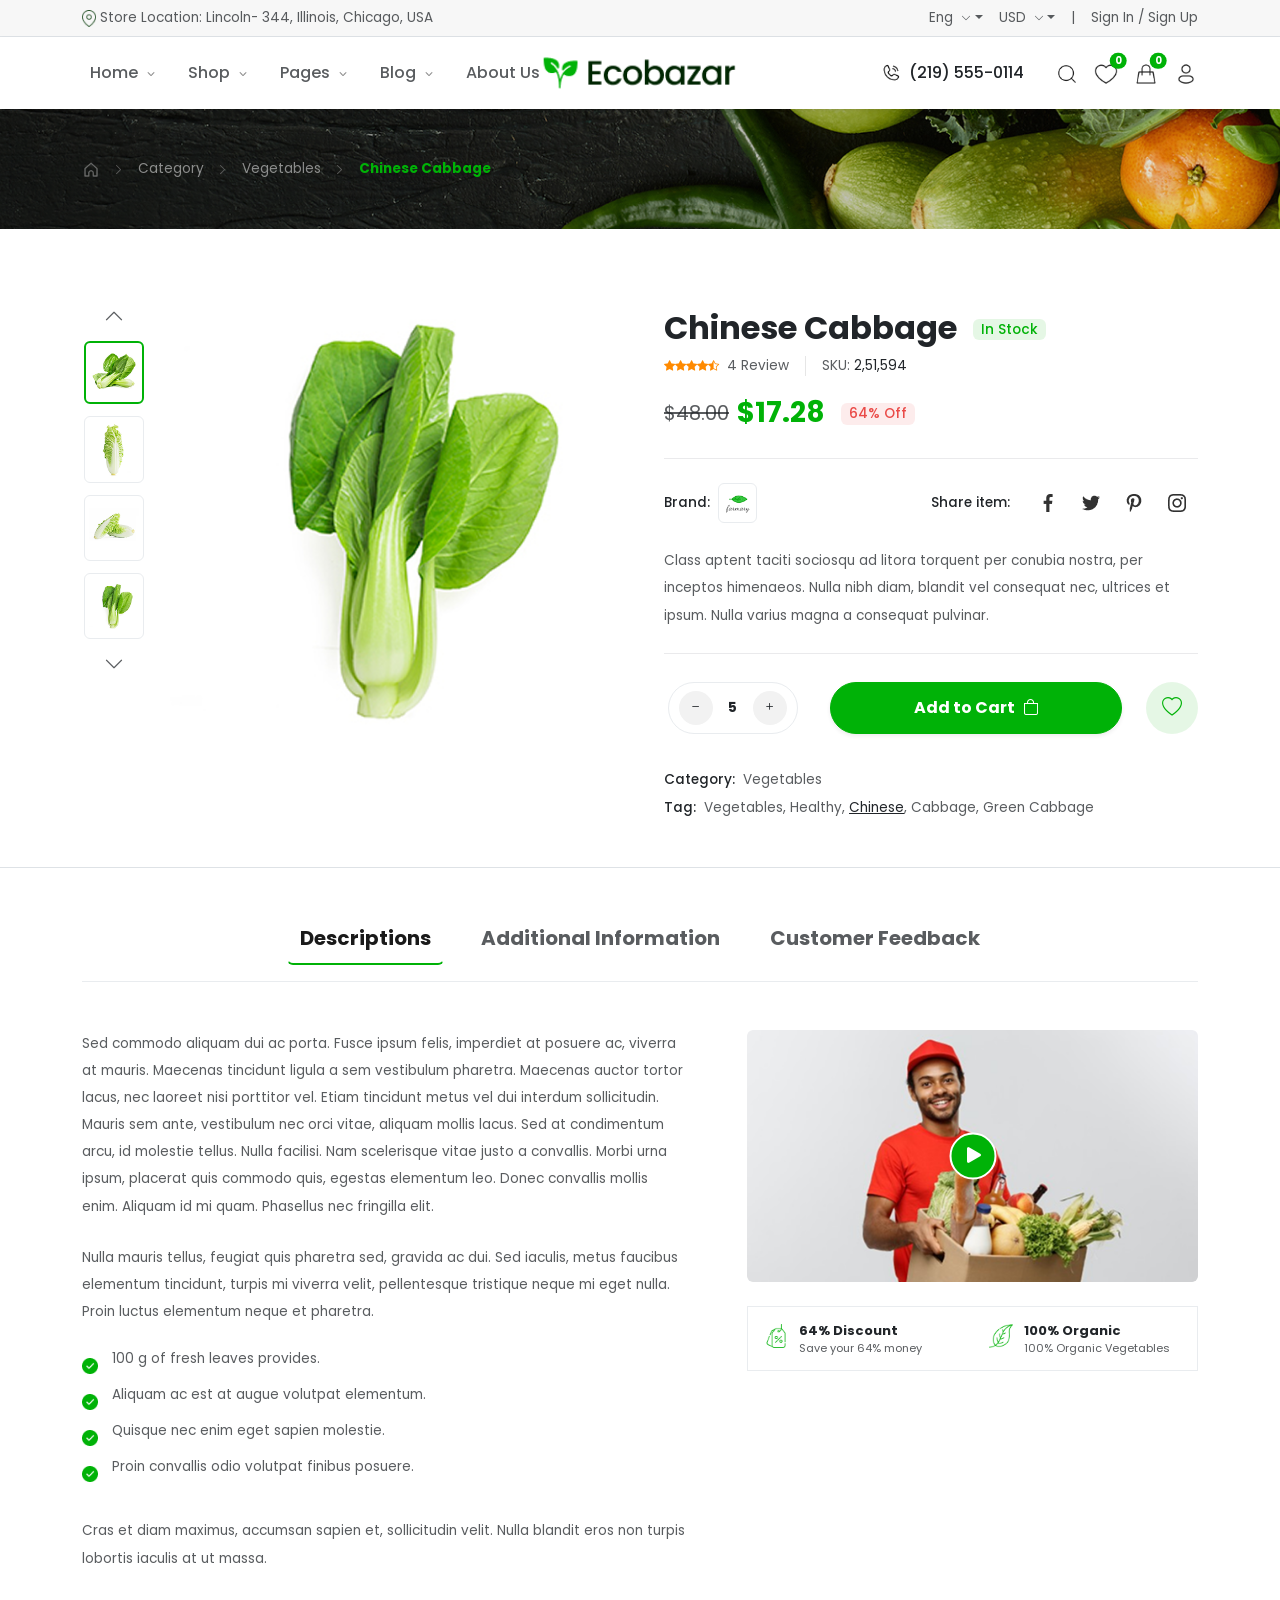
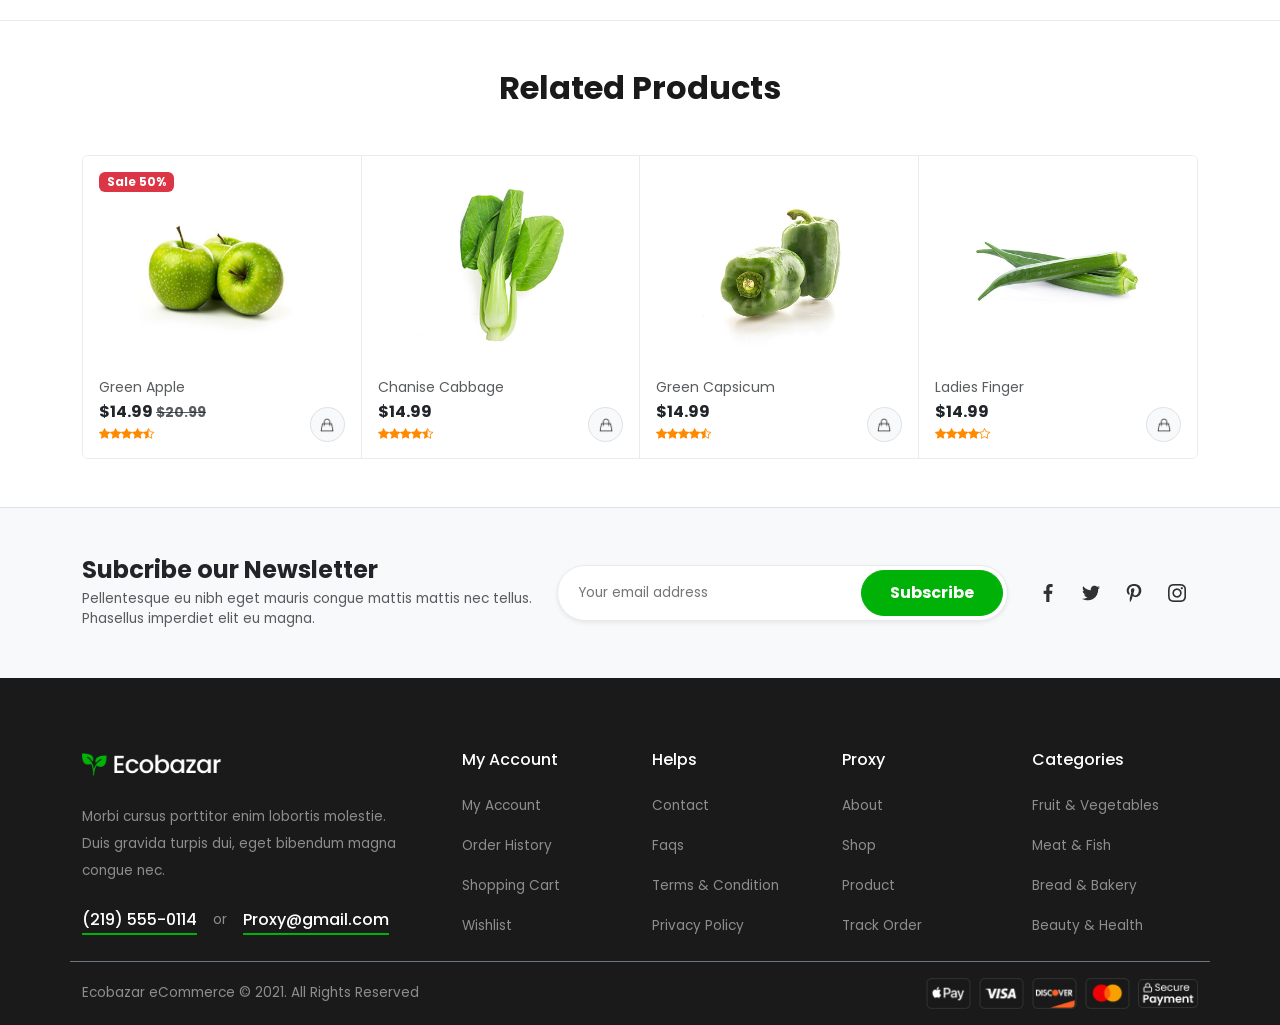
<file: product1.html>
<!DOCTYPE html>
<html lang="en">
<head>
    <meta charset="UTF-8">
    <meta name="viewport" content="width=device-width, initial-scale=1.0">
    <title>Ecobazar - Product Details</title>
    <link href="https://fonts.googleapis.com/css2?family=Poppins:wght@300;400;500;600;700&display=swap" rel="stylesheet">
    <link href="https://cdn.jsdelivr.net/npm/bootstrap@5.3.0/dist/css/bootstrap.min.css" rel="stylesheet">
    <link href="https://cdn.jsdelivr.net/npm/bootstrap-icons@1.10.5/font/bootstrap-icons.css" rel="stylesheet">
    <link rel="stylesheet" href="product1_style.css">
    <link rel="stylesheet" href="product1_responsive.css">
</head>
<body class="bg-white">

    <!-- ============================================== -->
    <!-- TOP BAR -->
    <!-- ============================================== -->
    <div class="top-bar py-2 text-muted border-bottom" style="background-color: #F7F7F7;">
        <div class="container d-flex justify-content-center justify-content-lg-between align-items-center font-sm">
            <span class="d-none d-lg-flex align-items-center gap-1">
                <img src="assets/icon-gps.png" alt="Location" width="14"> Store Location: Lincoln- 344, Illinois, Chicago, USA
            </span>
            <div class="d-flex gap-3">
                <div class="dropdown"><span class="dropdown-toggle cursor-pointer" role="button" data-bs-toggle="dropdown">Eng <i class="bi bi-chevron-down ms-1" style="font-size: 10px;"></i></span><ul class="dropdown-menu shadow-sm border-0 mt-2 font-sm"><li><a class="dropdown-item" href="#">Eng</a></li></ul></div>
                <div class="dropdown"><span class="dropdown-toggle cursor-pointer" role="button" data-bs-toggle="dropdown">USD <i class="bi bi-chevron-down ms-1" style="font-size: 10px;"></i></span><ul class="dropdown-menu shadow-sm border-0 mt-2 font-sm"><li><a class="dropdown-item" href="#">USD</a></li></ul></div>
                <span>|</span><span class="cursor-pointer">Sign In / Sign Up</span>
            </div>
        </div>
    </div>

    <!-- ============================================== -->
    <!-- DESKTOP HEADER (Hidden on Mobile) -->
    <!-- ============================================== -->
    <div class="d-none d-lg-block">
        <div id="dynamic-header-wrapper" class="bg-white position-relative z-3 shadow-sm">
            
            <nav id="header-layout-default" class="navbar navbar-expand-lg py-3 d-block">
                <div class="container d-flex justify-content-between align-items-center position-relative">
                    <div class="collapse navbar-collapse">
                        <ul class="navbar-nav fw-medium gap-3">
                            <li class="nav-item dropdown"><a class="nav-link text-muted" href="#" role="button" data-bs-toggle="dropdown">Home <img src="assets/smalldownarrow.png" width="10" class="ms-1" alt="v"></a><ul class="dropdown-menu shadow-sm border-0 mt-2"><li><a class="dropdown-item" href="index.html">Home 1</a></li></ul></li>
                            <li class="nav-item dropdown"><a class="nav-link text-muted" href="#" role="button" data-bs-toggle="dropdown">Shop <img src="assets/smalldownarrow.png" width="10" class="ms-1" alt="v"></a><ul class="dropdown-menu shadow-sm border-0 mt-2"><li><a class="dropdown-item" href="shop1.html">Vegetables</a></li><li><a class="dropdown-item" href="shop2.html">Fresh Fruit</a></li></ul></li>
                            <li class="nav-item dropdown"><a class="nav-link text-muted" href="#" role="button" data-bs-toggle="dropdown">Pages <img src="assets/smalldownarrow.png" width="10" class="ms-1" alt="v"></a><ul class="dropdown-menu shadow-sm border-0 mt-2"><li><a class="dropdown-item" href="cart.html">Shopping Cart</a></li><li><a class="dropdown-item" href="checkout.html">Checkout</a></li><li><a class="dropdown-item" href="wishlist.html">Wishlist</a></li></ul></li>
                            <li class="nav-item dropdown"><a class="nav-link text-muted" href="#" role="button" data-bs-toggle="dropdown">Blog <img src="assets/smalldownarrow.png" width="10" class="ms-1" alt="v"></a><ul class="dropdown-menu shadow-sm border-0 mt-2"><li><a class="dropdown-item" href="#">Blog Grid</a></li></ul></li>
                            <li class="nav-item"><a class="nav-link text-muted" href="#">About Us</a></li>
                        </ul>
                    </div>
                    <a class="navbar-brand position-absolute top-50 start-50 translate-middle m-0" href="index.html"><img src="assets/logo.png" alt="Ecobazar" height="40"></a>
                    <div class="d-flex align-items-center gap-4 z-1">
                        <span class="fw-medium text-dark d-flex align-items-center"><img src="assets/teli_phone.png" height="20" class="me-2" alt="Phone">(219) 555-0114</span>
                        <table border="0" cellpadding="0" cellspacing="0">
                            <tr>
                                <td align="center" valign="middle" class="px-2 cursor-pointer" onclick="toggleHeaderLayout()"><img src="assets/searchicon.png" width="22" alt="Search"></td>
                                <td align="center" valign="middle" class="px-2 cursor-pointer position-relative" onclick="window.location.href='wishlist.html'"><img src="assets/wishlist.png" width="24" alt="Wishlist"><span class="position-absolute top-0 start-100 translate-middle badge rounded-pill bg-success wishlist-badge">0</span></td>
                                <td align="center" valign="middle" class="px-2 cursor-pointer position-relative" onclick="openCart()"><img src="assets/Cart.png" width="24" alt="Cart"><span class="position-absolute top-0 start-100 translate-middle badge rounded-pill bg-success cart-badge">0</span></td>
                                <td align="center" valign="middle" class="ps-2 cursor-pointer"><img src="assets/profile.png" width="24" alt="Profile"></td>
                            </tr>
                        </table>
                    </div>
                </div>
            </nav>

            <!-- LAYOUT 2: SEARCH ACTIVE -->
            <div id="header-layout-search" class="d-none">
                <div class="header-middle py-4 bg-white border-bottom">
                    <div class="container">
                        <div class="row align-items-center">
                            <div class="col-lg-3"><a href="index.html"><img src="assets/logo.png" alt="Ecobazar" height="40"></a></div>
<div class="col-lg-6">
                                <!-- Re-styled Search Bar to match Template perfectly -->
                                <table width="100%" border="0" cellpadding="0" cellspacing="0" class="border border-light-subtle rounded bg-white overflow-hidden hover-border-green shadow-sm" style="border-collapse: separate; padding: 4px;">
                                    <tr>
                                        <!-- Search Icon -->
                                        <td width="45" align="center" valign="middle" class="ps-3 cursor-pointer" onclick="toggleHeaderLayout()">
                                            <img src="assets/searchicon.png" width="20" alt="Search">
                                        </td>
                                        
                                        <!-- Input Field -->
                                        <td align="left" valign="middle">
                                            <input type="text" placeholder="Search" class="form-control border-0 shadow-none w-100 font-sm bg-transparent" autofocus style="outline: none; padding-left: 5px;">
                                        </td>
                                        
                                        <!-- Distinct Green Button -->
                                        <td width="110" align="right" valign="middle" class="pe-1">
                                            <button class="btn btn-success border-0 rounded fw-bold w-100 font-sm text-white shadow-none" style="padding-top: 10px; padding-bottom: 10px;">Search</button>
                                        </td>
                                    </tr>
                                </table>
                            </div>
                            <div class="col-lg-3">
                                <table border="0" cellpadding="0" cellspacing="0" align="right">
                                    <tr>
                                        <td align="center" valign="middle" class="px-2 cursor-pointer position-relative" onclick="window.location.href='wishlist.html'"><img src="assets/wishlist.png" width="26" alt="Wishlist"><span class="position-absolute top-0 start-100 translate-middle badge rounded-pill bg-success wishlist-badge">0</span></td>
                                        <td width="1" bgcolor="#E6E6E6" height="30" class="mx-2"></td>
                                        <td align="center" valign="middle" class="px-2 cursor-pointer position-relative" onclick="openCart()"><img src="assets/Cart.png" width="26" alt="Cart"><span class="position-absolute top-0 start-100 translate-middle badge rounded-pill bg-success cart-badge">0</span></td>
                                        <td align="left" valign="middle" class="ps-2 cursor-pointer" onclick="openCart()"><table border="0" cellpadding="0" cellspacing="0"><tr><td class="font-sm text-muted lh-1 pt-1" style="font-size: 11px;">Shopping cart:</td></tr><tr><td class="fw-bold text-dark lh-1 pb-1 header-cart-total font-sm">$0.00</td></tr></table></td>
                                        <td align="center" valign="middle" class="ps-3 cursor-pointer"><img src="assets/profile.png" width="24" alt="Profile"></td>
                                    </tr>
                                </table>
                            </div>
                        </div>
                    </div>
                </div>
                <nav class="navbar navbar-expand-lg bg-white py-3">
                    <div class="container d-flex justify-content-between align-items-center">
                        <ul class="navbar-nav fw-medium gap-3 flex-row">
                            <li class="nav-item dropdown"><a class="nav-link text-muted px-0" href="#" role="button" data-bs-toggle="dropdown">Home <img src="assets/smalldownarrow.png" width="10" class="ms-1" alt="v"></a><ul class="dropdown-menu shadow-sm border-0 mt-2"><li><a class="dropdown-item" href="index.html">Home 1</a></li></ul></li>
                            <li class="nav-item dropdown"><a class="nav-link text-muted px-0" href="#" role="button" data-bs-toggle="dropdown">Shop <img src="assets/smalldownarrow.png" width="10" class="ms-1" alt="v"></a><ul class="dropdown-menu shadow-sm border-0 mt-2"><li><a class="dropdown-item" href="shop1.html">Vegetables</a></li><li><a class="dropdown-item" href="shop2.html">Fresh Fruit</a></li></ul></li>
                            <li class="nav-item dropdown"><a class="nav-link text-muted px-0" href="#" role="button" data-bs-toggle="dropdown">Pages <img src="assets/smalldownarrow.png" width="10" class="ms-1" alt="v"></a><ul class="dropdown-menu shadow-sm border-0 mt-2"><li><a class="dropdown-item" href="cart.html">Shopping Cart</a></li><li><a class="dropdown-item" href="checkout.html">Checkout</a></li><li><a class="dropdown-item" href="wishlist.html">Wishlist</a></li></ul></li>
                            <li class="nav-item dropdown"><a class="nav-link text-muted px-0" href="#" role="button" data-bs-toggle="dropdown">Blog <img src="assets/smalldownarrow.png" width="10" class="ms-1" alt="v"></a><ul class="dropdown-menu shadow-sm border-0 mt-2"><li><a class="dropdown-item" href="#">Blog Grid</a></li></ul></li>
                            <li class="nav-item"><a class="nav-link text-muted px-0" href="#">About Us</a></li>
                        </ul>
                        <div class="d-flex align-items-center gap-2 z-1">
                            <span class="fw-medium text-dark d-flex align-items-center"><img src="assets/teli_phone.png" height="20" class="me-2" alt="Phone">(219) 555-0114</span>
                        </div>
                    </div>
                </nav>
            </div>
        </div>
    </div>

    <!-- ============================================== -->
    <!-- MOBILE HEADER & OFFCANVAS -->
    <!-- ============================================== -->
    <div class="d-lg-none bg-white py-3 border-bottom shadow-sm position-relative z-3">
        <div class="container d-flex justify-content-between align-items-center">
            <div style="width: 26px;"></div> <!-- Spacer -->
            <a href="index.html" class="m-0"><img src="assets/logo.png" alt="Ecobazar" height="32"></a>
            <button class="btn border-0 p-0 shadow-none" type="button" data-bs-toggle="offcanvas" data-bs-target="#mobileMenu">
                <img src="assets/menuicon.png" width="26" alt="Menu">
            </button>
        </div>
    </div>

    <div class="offcanvas offcanvas-start" tabindex="-1" id="mobileMenu">
        <div class="offcanvas-header border-bottom py-3">
            <img src="assets/logo.png" height="32" alt="Ecobazar">
            <button type="button" class="btn-close shadow-none" data-bs-dismiss="offcanvas"></button>
        </div>
        
        <div class="offcanvas-body d-flex flex-column pt-4 align-items-center">
            
            <div class="w-100 mb-4">
                <div class="d-flex align-items-center gap-2 cursor-pointer justify-content-center" id="mobileSearchTrigger" onclick="toggleMobileSearch()">
                    <img src="assets/searchicon.png" width="22" alt="Search">
                    <span class="fw-bold text-dark fs-5">Search</span>
                </div>

                <div id="mobileSearchBar" class="d-none mt-2">
                    <div class="input-group border border-success rounded overflow-hidden">
                        <input type="text" class="form-control border-0 shadow-none font-sm" placeholder="Search products...">
                        <button class="btn btn-success rounded-0 px-3"><img src="assets/searchicon.png" width="16" style="filter:brightness(0) invert(1);"></button>
                        <button class="btn btn-light rounded-0 px-3 border-start" onclick="toggleMobileSearch()"><i class="bi bi-x-lg text-dark"></i></button>
                    </div>
                </div>
            </div>

            <ul class="navbar-nav fw-medium gap-3 mb-4 fs-5 w-100 align-items-center text-center" id="mobileNavLinks">
                <li class="nav-item"><a class="nav-link text-dark p-0" href="index.html">Home</a></li>
                <li class="nav-item"><a class="nav-link text-dark p-0" href="shop1.html">Shop</a></li>
                <li class="nav-item"><a class="nav-link text-dark p-0" href="#">Pages</a></li>
                <li class="nav-item"><a class="nav-link text-dark p-0" href="#">Blog</a></li>
                <li class="nav-item"><a class="nav-link text-dark p-0" href="#">About Us</a></li>
            </ul>

            <div id="mobileBottomIcons" class="d-flex flex-column gap-4 border-top pt-4 mb-4 w-100 align-items-center mt-auto">
                <div class="d-flex align-items-center gap-3 cursor-pointer" onclick="window.location.href='wishlist.html'">
                    <div class="position-relative">
                        <img src="assets/wishlist.png" width="26" alt="Wishlist">
                        <span class="position-absolute top-0 start-100 translate-middle badge rounded-pill bg-success wishlist-badge" style="font-size:0.65rem;">0</span>
                    </div>
                    <span class="text-dark fw-medium fs-5">Wishlist</span>
                </div>
                
                <div class="d-flex align-items-center gap-3 cursor-pointer" onclick="openCart(); document.querySelector('#mobileMenu .btn-close').click();">
                    <div class="position-relative">
                        <img src="assets/Cart.png" width="26" alt="Cart">
                        <span class="position-absolute top-0 start-100 translate-middle badge rounded-pill bg-success cart-badge" style="font-size:0.65rem;">0</span>
                    </div>
                    <span class="text-dark fw-medium fs-5">Shopping Cart</span>
                </div>
                
                <div class="d-flex align-items-center gap-3 cursor-pointer">
                    <img src="assets/profile.png" width="26" alt="Profile">
                    <span class="text-dark fw-medium fs-5">My Account</span>
                </div>
            </div>

            <div class="mt-auto border-top pt-4 pb-2 w-100 d-flex justify-content-center">
                <a href="tel:2195550114" class="text-decoration-none text-dark d-flex align-items-center gap-2 fw-bold fs-5">
                    <img src="assets/teli_phone.png" height="24" alt="Phone"> (219) 555-0114
                </a>
            </div>
        </div>
    </div>

    <!-- ============================================== -->
    <!-- BREADCRUMB BANNER -->
    <!-- ============================================== -->
    <section class="breadcrumb-banner py-5 d-flex align-items-center mb-5" style="background: url('assets/bg-breadcrumb.jpg') center/cover no-repeat; background-color: #1A1A1A;">
        <div class="container">
            <table border="0" cellpadding="0" cellspacing="0">
                <tr>
                    <td align="left" valign="middle">
                        <a href="index.html"><img src="assets/icon-home-white.png" height="18" alt="Home" style="opacity: 0.7;"></a>
                    </td>
                    <td align="center" valign="middle" class="px-3">
                        <img src="assets/icon-arrow-right-white.png" height="10" alt=">" style="opacity: 0.5;">
                    </td>
                    <td align="left" valign="middle" class="text-white-50 font-sm">Category</td>
                    <td align="center" valign="middle" class="px-3">
                        <img src="assets/icon-arrow-right-white.png" height="10" alt=">" style="opacity: 0.5;">
                    </td>
                    <td align="left" valign="middle" class="text-white-50 font-sm">Vegetables</td>
                    <td align="center" valign="middle" class="px-3">
                        <img src="assets/icon-arrow-right-white.png" height="10" alt=">" style="opacity: 0.5;">
                    </td>
                    <td align="left" valign="middle" class="text-success fw-bold font-sm">Chinese Cabbage</td>
                </tr>
            </table>
        </div>
    </section>

    <!-- ============================================== -->
    <!-- PRODUCT OVERVIEW -->
    <!-- ============================================== -->
    <section class="product-overview pb-5 pt-4">
        <div class="container">
            <div class="row gx-5">
                
                <!-- Left: Product Gallery -->
                <div class="col-lg-6 d-flex align-items-start gap-4">
                    <div class="d-flex flex-column gap-2 text-center position-relative" style="width: 80px;">
                        <!-- Up Arrow -->
                        <i class="bi bi-chevron-up text-muted cursor-pointer fs-5" onclick="scrollThumbs(-1)"></i>
                        
                        <!-- Scrollable Container -->
                        <div id="thumb-container" style="max-height: 380px; overflow-y: hidden; display: flex; flex-direction: column; gap: 12px; padding: 2px;">
                            <img src="assets/cabbage-thumb-1.png" class="img-fluid border border-success border-2 rounded p-1 cursor-pointer thumb-img active-thumb" onclick="changeMainImage(this, 'assets/cabbage-main.png')" alt="Thumb">
                            <img src="assets/cabbage-thumb-2.png" class="img-fluid border border-light-subtle rounded p-1 cursor-pointer thumb-img" onclick="changeMainImage(this, 'assets/cabbage-thumb-2.png')" alt="Thumb">
                            <img src="assets/cabbage-thumb-3.png" class="img-fluid border border-light-subtle rounded p-1 cursor-pointer thumb-img" onclick="changeMainImage(this, 'assets/cabbage-thumb-3.png')" alt="Thumb">
                            <img src="assets/cabbage-thumb-4.png" class="img-fluid border border-light-subtle rounded p-1 cursor-pointer thumb-img" onclick="changeMainImage(this, 'assets/cabbage-thumb-4.png')" alt="Thumb">
                        </div>

                        <!-- Down Arrow -->
                        <i class="bi bi-chevron-down text-muted cursor-pointer fs-5" onclick="scrollThumbs(1)"></i>
                    </div>

                    <div class="flex-grow-1 text-center">
                        <img id="main-product-img" src="assets/cabbage-main.png" class="img-fluid w-100" alt="Chinese Cabbage">
                    </div>
                </div>

                <!-- Right: Product Info -->
                <div class="col-lg-6 pt-2">
                    <table border="0" cellpadding="0" cellspacing="0" class="mb-2">
                        <tr>
                            <td align="left" valign="middle"><h2 class="fw-bold m-0 pe-3 text-dark">Chinese Cabbage</h2></td>
                            <td align="left" valign="middle"><span class="badge bg-success-light text-success px-2 py-1 fw-medium font-sm">In Stock</span></td>
                        </tr>
                    </table>

                    <table border="0" cellpadding="0" cellspacing="0" class="mb-3">
                        <tr>
                            <td align="left" valign="middle" class="text-warning icon-sm pe-2"><i class="bi bi-star-fill"></i><i class="bi bi-star-fill"></i><i class="bi bi-star-fill"></i><i class="bi bi-star-fill"></i><i class="bi bi-star-half"></i></td>
                            <td align="left" valign="middle" class="text-muted font-sm pe-3">4 Review</td>
                            <td align="center" valign="middle" width="1" bgcolor="#E6E6E6" height="15"></td>
                            <td align="left" valign="middle" class="text-dark font-sm ps-3"><span class="text-muted">SKU:</span> 2,51,594</td>
                        </tr>
                    </table>

                    <table border="0" cellpadding="0" cellspacing="0" class="mb-4">
                        <tr>
                            <td align="left" valign="middle" class="text-muted text-decoration-line-through fs-5 pe-2">$48.00</td>
                            <td align="left" valign="middle" class="text-success fw-bold fs-3 pe-3">$17.28</td>
                            <td align="left" valign="middle"><span class="badge bg-danger-light text-danger px-2 py-1 fw-medium font-sm">64% Off</span></td>
                        </tr>
                    </table>

                    <!-- BRAND, SHARE & DESCRIPTION  -->
                    <table width="100%" border="0" cellpadding="0" cellspacing="0" class="mb-4">
                        <tr><td height="1" bgcolor="#EAEAEC" colspan="2"></td></tr>
                        <tr>
                            <td align="left" valign="middle" class="py-4">
                                <table border="0" cellpadding="0" cellspacing="0">
                                    <tr>
                                        <td class="font-sm text-dark pe-2 fw-medium">Brand:</td>
                                        <td><img src="assets/brand-farmary.png" height="40" class="border border-light-subtle rounded p-1" alt="Farmary"></td>
                                    </tr>
                                </table>
                            </td>
                            <td align="right" valign="middle" class="py-4">
                                <table border="0" cellpadding="0" cellspacing="0" align="right">
                                    <tr>
                                        <td class="font-sm text-dark pe-3 fw-medium">Share item:</td>
                                        <td class="px-1"><a href="#" class="social-share-btn"><img src="assets/icon-facebook.png" class="social-img" alt="Facebook" style="filter: brightness(0); opacity: 0.8;"></a></td>
                                        <td class="px-1"><a href="#" class="social-share-btn"><img src="assets/icon-twitter.png" class="social-img" alt="Twitter" style="filter: brightness(0); opacity: 0.8;"></a></td>
                                        <td class="px-1"><a href="#" class="social-share-btn"><img src="assets/icon-pinterest.png" class="social-img" alt="Pinterest" style="filter: brightness(0); opacity: 0.8;"></a></td>
                                        <td class="px-1"><a href="#" class="social-share-btn"><img src="assets/icon-instagram.png" class="social-img" alt="Instagram" style="filter: brightness(0); opacity: 0.8;"></a></td>
                                    </tr>
                                </table>
                            </td>
                        </tr>
                        <tr>
                            <td colspan="2" class="pb-4">
                                <p class="text-muted font-sm lh-lg mb-0">Class aptent taciti sociosqu ad litora torquent per conubia nostra, per inceptos himenaeos. Nulla nibh diam, blandit vel consequat nec, ultrices et ipsum. Nulla varius magna a consequat pulvinar.</p>
                            </td>
                        </tr>
                        <tr><td height="1" bgcolor="#EAEAEC" colspan="2"></td></tr>
                    </table>

                    <!-- ADD TO CART ROW -->
                    <table width="100%" border="0" cellpadding="0" cellspacing="0" class="mb-4 add-to-cart-wrapper">
                        <tr>
                            <td width="150" align="left" valign="middle" style="padding-bottom: 8px;">
                                <table width="130" border="0" cellpadding="0" cellspacing="0" class="border border-light-subtle rounded-pill bg-white mx-1 my-1" style="border-collapse: separate; overflow: hidden; height: 52px;">
                                    <tr>
                                        <td align="center" valign="middle" style="padding-left: 6px;">
                                            <button class="btn btn-light rounded-circle shadow-none p-0 font-sm text-dark border-0 d-flex align-items-center justify-content-center" style="width: 34px; height: 34px; background-color: #F2F2F2;" onclick="changeProductQty(-1)">
                                                <i class="bi bi-dash"></i>
                                            </button>
                                        </td>
                                        <td align="center" valign="middle" class="fw-bold font-sm text-dark px-2" id="product-qty">5</td>
                                        <td align="center" valign="middle" style="padding-right: 6px;">
                                            <button class="btn btn-light rounded-circle shadow-none p-0 font-sm text-dark border-0 d-flex align-items-center justify-content-center" style="width: 34px; height: 34px; background-color: #F2F2F2;" onclick="changeProductQty(1)">
                                                <i class="bi bi-plus"></i>
                                            </button>
                                        </td>
                                    </tr>
                                </table>
                            </td>
                            <td align="center" valign="middle" class="px-3" style="padding-bottom: 8px;">
                                <button class="btn btn-success rounded-pill fw-bold w-100 py-3 shadow-sm d-flex align-items-center justify-content-center gap-2" style="height: 52px;" onclick="addCurrentProductToCart()">
                                    Add to Cart <i class="bi bi-bag"></i>
                                </button>
                            </td>
                            <td width="60" align="right" valign="middle" style="padding-bottom: 8px;">
                                <button class="btn btn-light bg-success-light text-success rounded-circle shadow-none d-flex align-items-center justify-content-center border-0" style="width:52px; height:52px;" onclick="addToWishlist('prod_cabbage', 'Chinese Cabbage', 17.28, 'assets/cabbage-main.png')">
                                    <i class="bi bi-heart fs-5"></i>
                                </button>
                            </td>
                        </tr>
                    </table>

                    <!-- Meta Info -->
                    <p class="font-sm mb-2"><span class="text-dark fw-medium pe-1">Category:</span> <span class="text-muted">Vegetables</span></p>
                    <p class="font-sm mb-0"><span class="text-dark fw-medium pe-1">Tag:</span> <span class="text-muted">Vegetables, Healthy, <span class="text-dark text-decoration-underline">Chinese</span>, Cabbage, Green Cabbage</span></p>
                </div>
            </div>
        </div>
    </section>

    <!-- TABS SECTION -->
    <section class="tabs-section py-5 bg-white border-top">
        <div class="container">
            <div class="d-flex justify-content-center gap-4 mb-5 border-bottom border-light-subtle pb-3">
                <button class="btn btn-link text-decoration-none fw-bold fs-5 tab-btn active" onclick="switchTab('desc')">Descriptions</button>
                <button class="btn btn-link text-decoration-none fw-bold fs-5 text-muted tab-btn" onclick="switchTab('info')">Additional Information</button>
                <button class="btn btn-link text-decoration-none fw-bold fs-5 text-muted tab-btn" onclick="switchTab('feedback')">Customer Feedback</button>
            </div>

            <div class="row">
                <div class="col-lg-7 pe-lg-5" id="tab-left-column">
                    <div id="tab-pane-desc" class="tab-pane d-block">
                        <p class="text-muted font-sm lh-lg mb-4">Sed commodo aliquam dui ac porta. Fusce ipsum felis, imperdiet at posuere ac, viverra at mauris. Maecenas tincidunt ligula a sem vestibulum pharetra. Maecenas auctor tortor lacus, nec laoreet nisi porttitor vel. Etiam tincidunt metus vel dui interdum sollicitudin. Mauris sem ante, vestibulum nec orci vitae, aliquam mollis lacus. Sed at condimentum arcu, id molestie tellus. Nulla facilisi. Nam scelerisque vitae justo a convallis. Morbi urna ipsum, placerat quis commodo quis, egestas elementum leo. Donec convallis mollis enim. Aliquam id mi quam. Phasellus nec fringilla elit.</p>
                        <p class="text-muted font-sm lh-lg mb-4">Nulla mauris tellus, feugiat quis pharetra sed, gravida ac dui. Sed iaculis, metus faucibus elementum tincidunt, turpis mi viverra velit, pellentesque tristique neque mi eget nulla. Proin luctus elementum neque et pharetra.</p>
                        <table width="100%" border="0" cellpadding="0" cellspacing="0" class="mb-4">
                            <tr><td width="30" valign="top" class="pt-1 pb-2"><img src="assets/icon-check-green-circle.png" width="16" alt="Check"></td><td valign="top" class="text-muted font-sm pb-2">100 g of fresh leaves provides.</td></tr>
                            <tr><td width="30" valign="top" class="pt-1 pb-2"><img src="assets/icon-check-green-circle.png" width="16" alt="Check"></td><td valign="top" class="text-muted font-sm pb-2">Aliquam ac est at augue volutpat elementum.</td></tr>
                            <tr><td width="30" valign="top" class="pt-1 pb-2"><img src="assets/icon-check-green-circle.png" width="16" alt="Check"></td><td valign="top" class="text-muted font-sm pb-2">Quisque nec enim eget sapien molestie.</td></tr>
                            <tr><td width="30" valign="top" class="pt-1 pb-2"><img src="assets/icon-check-green-circle.png" width="16" alt="Check"></td><td valign="top" class="text-muted font-sm pb-2">Proin convallis odio volutpat finibus posuere.</td></tr>
                        </table>
                        <p class="text-muted font-sm lh-lg m-0">Cras et diam maximus, accumsan sapien et, sollicitudin velit. Nulla blandit eros non turpis lobortis iaculis at ut massa.</p>
                    </div>

                    <div id="tab-pane-info" class="tab-pane d-none">
                        <table width="100%" border="0" cellpadding="10" cellspacing="0" class="font-sm">
                            <tr><td width="150" align="left" valign="middle" class="text-dark fw-medium">Weight:</td><td align="left" valign="middle" class="text-muted">03</td></tr>
                            <tr><td align="left" valign="middle" class="text-dark fw-medium">Color:</td><td align="left" valign="middle" class="text-muted">Green</td></tr>
                            <tr><td align="left" valign="middle" class="text-dark fw-medium">Type:</td><td align="left" valign="middle" class="text-muted">Organic</td></tr>
                            <tr><td align="left" valign="middle" class="text-dark fw-medium">Category:</td><td align="left" valign="middle" class="text-muted">Vegetables</td></tr>
                            <tr><td align="left" valign="middle" class="text-dark fw-medium">Stock Status:</td><td align="left" valign="middle" class="text-muted">Available (5,413)</td></tr>
                            <tr><td align="left" valign="top" class="text-dark fw-medium">Tags:</td><td align="left" valign="top" class="text-muted">Vegetables, Healthy, <span class="text-dark text-decoration-underline">Chinese</span>, Cabbage, Green Cabbage,</td></tr>
                        </table>
                    </div>

                    <div id="tab-pane-feedback" class="tab-pane d-none">
                        <div class="mb-4 pb-4 border-bottom border-light-subtle">
                            <table width="100%" border="0" cellpadding="0" cellspacing="0" class="mb-2">
                                <tr>
                                    <td width="55" align="left" valign="top"><img src="assets/avatar-kristin.png" width="40" height="40" class="rounded-circle" alt="Kristin Watson"></td>
                                    <td align="left" valign="middle">
                                        <h6 class="fw-bold mb-1 font-sm text-dark">Kristin Watson</h6>
                                        <div class="text-warning icon-sm"><i class="bi bi-star-fill"></i><i class="bi bi-star-fill"></i><i class="bi bi-star-fill"></i><i class="bi bi-star-fill"></i><i class="bi bi-star-fill"></i></div>
                                    </td>
                                    <td align="right" valign="top" class="text-muted font-sm">2 min ago</td>
                                </tr>
                            </table>
                            <p class="text-muted font-sm mb-0">Duis at ullamcorper nulla, eu dictum eros.</p>
                        </div>
                        <div class="mb-4 pb-4 border-bottom border-light-subtle">
                            <table width="100%" border="0" cellpadding="0" cellspacing="0" class="mb-2">
                                <tr>
                                    <td width="55" align="left" valign="top"><img src="assets/avatar-jane.png" width="40" height="40" class="rounded-circle bg-light" alt="Jane Cooper"></td>
                                    <td align="left" valign="middle">
                                        <h6 class="fw-bold mb-1 font-sm text-dark">Jane Cooper</h6>
                                        <div class="text-warning icon-sm"><i class="bi bi-star-fill"></i><i class="bi bi-star-fill"></i><i class="bi bi-star-fill"></i><i class="bi bi-star-fill"></i><i class="bi bi-star-fill"></i></div>
                                    </td>
                                    <td align="right" valign="top" class="text-muted font-sm">30 Apr, 2021</td>
                                </tr>
                            </table>
                            <p class="text-muted font-sm mb-0 lh-lg">Keep the soil evenly moist for the healthiest growth. If the sun gets too hot, Chinese cabbage tends to "bolt" or go to seed; in long periods of heat, some kind of shade may be helpful. Watch out for snails, as they will harm the plants.</p>
                        </div>
                        <div class="mb-4 pb-4 border-bottom border-light-subtle">
                            <table width="100%" border="0" cellpadding="0" cellspacing="0" class="mb-2">
                                <tr>
                                    <td width="55" align="left" valign="top"><img src="assets/avatar-jacob.png" width="40" height="40" class="rounded-circle" alt="Jacob Jones"></td>
                                    <td align="left" valign="middle">
                                        <h6 class="fw-bold mb-1 font-sm text-dark">Jacob Jones</h6>
                                        <div class="text-warning icon-sm"><i class="bi bi-star-fill"></i><i class="bi bi-star-fill"></i><i class="bi bi-star-fill"></i><i class="bi bi-star-fill"></i><i class="bi bi-star-fill"></i></div>
                                    </td>
                                    <td align="right" valign="top" class="text-muted font-sm">2 min ago</td>
                                </tr>
                            </table>
                            <p class="text-muted font-sm mb-0">Vivamus eget euismod magna. Nam sed lacinia nibh, et lacinia lacus.</p>
                        </div>
                        <div class="mb-4">
                            <table width="100%" border="0" cellpadding="0" cellspacing="0" class="mb-2">
                                <tr>
                                    <td width="55" align="left" valign="top"><img src="assets/avatar-ralph.png" width="40" height="40" class="rounded-circle" alt="Ralph Edwards"></td>
                                    <td align="left" valign="middle">
                                        <h6 class="fw-bold mb-1 font-sm text-dark">Ralph Edwards</h6>
                                        <div class="text-warning icon-sm"><i class="bi bi-star-fill"></i><i class="bi bi-star-fill"></i><i class="bi bi-star-fill"></i><i class="bi bi-star-fill"></i><i class="bi bi-star-fill"></i></div>
                                    </td>
                                    <td align="right" valign="top" class="text-muted font-sm">2 min ago</td>
                                </tr>
                            </table>
                            <p class="text-muted font-sm mb-4 lh-lg">200+ Canton Pak Choi Bok Choy Chinese Cabbage Seeds Heirloom Non-GMO Productive Brassica rapa VAR. chinensis, a.k.a. Canton's Choice, Bok Choi, from USA</p>
                            <button class="btn btn-light bg-success-light text-success rounded-pill fw-bold px-4 font-sm">Load More</button>
                        </div>
                    </div>
                </div>

                <div class="col-lg-5 pt-4 pt-lg-0" id="video-block">
                    <div class="position-relative mb-4">
                        <img src="assets/video-delivery.png" class="img-fluid rounded w-100" alt="Video">
                        <button class="btn btn-success rounded-circle position-absolute top-50 start-50 translate-middle shadow-sm d-flex align-items-center justify-content-center border border-white border-2" style="width:47px; height:47px; padding-left: 15px; top: 12px;">
                            <i class="bi bi-play-fill text-white fs-3" style="bottom: 12px;"></i>
                        </button>
                    </div>
                    <table width="100%" border="0" cellpadding="0" cellspacing="0" class="border border-light-subtle rounded p-3 bg-white">
                        <tr>
                            <td width="50%" align="left" valign="middle" class="p-3">
                                <table border="0" cellpadding="0" cellspacing="0">
                                    <tr>
                                        <td width="35" align="left" valign="top"><img src="assets/icon-discount.png" width="24" alt="Discount"></td>
                                        <td align="left" valign="top">
                                            <h6 class="fw-bold mb-1 text-dark" style="font-size: 13px;">64% Discount</h6>
                                            <p class="text-muted small mb-0 lh-1" style="font-size: 11px;">Save your 64% money</p>
                                        </td>
                                    </tr>
                                </table>
                            </td>
                            <td width="50%" align="left" valign="middle" class="p-3">
                                <table border="0" cellpadding="0" cellspacing="0">
                                    <tr>
                                        <td width="35" align="left" valign="top"><img src="assets/icon-organic-leaf.png" width="24" alt="Organic"></td>
                                        <td align="left" valign="top">
                                            <h6 class="fw-bold mb-1 text-dark" style="font-size: 13px;">100% Organic</h6>
                                            <p class="text-muted small mb-0 lh-1" style="font-size: 11px;">100% Organic Vegetables</p>
                                        </td>
                                    </tr>
                                </table>
                            </td>
                        </tr>
                    </table>
                </div>
            </div>
        </div>
    </section>

    <!-- RELATED PRODUCTS -->
    <section class="related-products py-5 bg-white text-center border-top border-light-subtle">
        <div class="container">
            <h2 class="fw-bold mb-5">Related Products</h2>
            <div class="row row-cols-1 row-cols-sm-2 row-cols-md-4 g-0 border border-light-subtle rounded bg-white overflow-hidden text-start">
                
                <div class="col border-end border-light-subtle">
                    <div class="card product-card h-100 border-0 rounded-0 shadow-none position-relative" onclick="window.location.href='product1.html'">
                        <span class="badge bg-danger position-absolute top-0 start-0 m-3 px-2 py-1">Sale 50%</span>
                        <div class="p-4 text-center"><img src="assets/product-apple.png" class="card-img-top w-75" alt="Green Apple"></div>
                        <div class="card-body d-flex justify-content-between align-items-end p-3 pt-0">
                            <div>
                                <p class="text-muted small mb-1">Green Apple</p>
                                <h6 class="fw-bold mb-1 text-dark">$14.99 <span class="text-muted text-decoration-line-through font-sm">$20.99</span></h6>
                                <div class="text-warning icon-sm"><i class="bi bi-star-fill"></i><i class="bi bi-star-fill"></i><i class="bi bi-star-fill"></i><i class="bi bi-star-fill"></i><i class="bi bi-star-half"></i></div>
                            </div>
                            <button class="btn btn-light rounded-circle cart-btn-small border shadow-none" onclick="event.stopPropagation(); addToCart('p1', 'Green Apple', 14.99, 'assets/product-apple.png')"><img src="assets/Cart.png" width="16" alt="Cart"></button>
                        </div>
                    </div>
                </div>

                <div class="col border-end border-light-subtle">
                    <div class="card product-card h-100 border-0 rounded-0 shadow-none" onclick="window.location.href='product1.html'">
                        <div class="p-4 text-center"><img src="assets/cabbage-main.png" class="card-img-top w-75" alt="Chanise Cabbage"></div>
                        <div class="card-body d-flex justify-content-between align-items-end p-3 pt-0">
                            <div>
                                <p class="text-muted small mb-1">Chanise Cabbage</p>
                                <h6 class="fw-bold mb-1 text-dark">$14.99</h6>
                                <div class="text-warning icon-sm"><i class="bi bi-star-fill"></i><i class="bi bi-star-fill"></i><i class="bi bi-star-fill"></i><i class="bi bi-star-fill"></i><i class="bi bi-star-half"></i></div>
                            </div>
                            <button class="btn btn-light rounded-circle cart-btn-small border shadow-none" onclick="event.stopPropagation(); addToCart('p2', 'Chanise Cabbage', 14.99, 'assets/cabbage-main.png')"><img src="assets/Cart.png" width="16" alt="Cart"></button>
                        </div>
                    </div>
                </div>

                <div class="col border-end border-light-subtle">
                    <div class="card product-card h-100 border-0 rounded-0 shadow-none position-relative" onclick="window.location.href='product1.html'">
                        <div class="p-4 text-center bg-white"><img src="assets/product-capsicum.png" class="card-img-top w-75" alt="Green Capsicum"></div>
                        <div class="card-body d-flex justify-content-between align-items-end p-3 pt-0 bg-white">
                            <div>
                                <p class="text-muted small mb-1">Green Capsicum</p>
                                <h6 class="fw-bold mb-1 text-dark">$14.99</h6>
                                <div class="text-warning icon-sm"><i class="bi bi-star-fill"></i><i class="bi bi-star-fill"></i><i class="bi bi-star-fill"></i><i class="bi bi-star-fill"></i><i class="bi bi-star-half"></i></div>
                            </div>
                            <button class="btn btn-light rounded-circle cart-btn-small border shadow-none" onclick="event.stopPropagation(); addToCart('p3', 'Green Capsicum', 14.99, 'assets/product-capsicum.png')"><img src="assets/Cart.png" width="16" alt="Cart"></button>
                        </div>
                    </div>
                </div>

                <div class="col border-light-subtle">
                    <div class="card product-card h-100 border-0 rounded-0 shadow-none" onclick="window.location.href='product1.html'">
                        <div class="p-4 text-center"><img src="assets/product-ladies-finger.png" class="card-img-top w-75" alt="Ladies Finger"></div>
                        <div class="card-body d-flex justify-content-between align-items-end p-3 pt-0">
                            <div>
                                <p class="text-muted small mb-1">Ladies Finger</p>
                                <h6 class="fw-bold mb-1 text-dark">$14.99</h6>
                                <div class="text-warning icon-sm"><i class="bi bi-star-fill"></i><i class="bi bi-star-fill"></i><i class="bi bi-star-fill"></i><i class="bi bi-star-fill"></i><i class="bi bi-star"></i></div>
                            </div>
                            <button class="btn btn-light rounded-circle cart-btn-small border shadow-none" onclick="event.stopPropagation(); addToCart('p4', 'Ladies Finger', 14.99, 'assets/product-ladies-finger.png')"><img src="assets/Cart.png" width="16" alt="Cart"></button>
                        </div>
                    </div>
                </div>
            </div>
        </div>
    </section>

    <!-- NEWSLETTER BANNER -->
    <section class="newsletter-banner py-5 bg-light border-top">
        <div class="container">
            <div class="row align-items-center">
                <div class="col-lg-5">
                    <h4 class="fw-bold mb-1 text-dark">Subcribe our Newsletter</h4>
                    <p class="text-muted font-sm mb-0 lh-base">Pellentesque eu nibh eget mauris congue mattis mattis nec tellus. Phasellus imperdiet elit eu magna.</p>
                </div>
                <div class="col-lg-5 mt-3 mt-lg-0">
                    <!-- Perfect Capsule Newsletter -->
                    <div class="newsletter-capsule shadow-sm">
                        <input type="email" placeholder="Your email address" class="text-muted font-sm">
                        <button class="btn btn-success fw-bold">Subscribe</button>
                    </div>
                </div>
                <div class="col-lg-2 text-lg-end text-center mt-4 mt-lg-0">
                    <table border="0" cellpadding="0" cellspacing="0" align="right">
                        <tr>
                            <td class="px-1"><a href="#" class="social-share-btn"><img src="assets/icon-facebook.png" class="social-img" alt="Facebook" style="filter: brightness(0); opacity: 0.8;"></a></td>
                            <td class="px-1"><a href="#" class="social-share-btn"><img src="assets/icon-twitter.png" class="social-img" alt="Twitter" style="filter: brightness(0); opacity: 0.8;"></a></td>
                            <td class="px-1"><a href="#" class="social-share-btn"><img src="assets/icon-pinterest.png" class="social-img" alt="Pinterest" style="filter: brightness(0); opacity: 0.8;"></a></td>
                            <td class="px-1"><a href="#" class="social-share-btn"><img src="assets/icon-instagram.png" class="social-img" alt="Instagram" style="filter: brightness(0); opacity: 0.8;"></a></td>
                        </tr>
                    </table>
                </div>
            </div>
        </div>
    </section>

    <!-- DARK FOOTER -->
    <footer class="footer-section position-relative pt-5 pb-3 bg-dark">
        <div class="container position-relative z-1 pt-4">
            <div class="row g-4 mb-3 pb-4 border-bottom border-secondary">
                <div class="col-lg-4 pe-lg-5">
                    <img src="assets/logo-white.png" width="140" class="mb-4" alt="Ecobazar">
                    <p class="text-white-50 font-sm mb-4 lh-lg">Morbi cursus porttitor enim lobortis molestie. Duis gravida turpis dui, eget bibendum magna congue nec.</p>
                    <table border="0" cellpadding="0" cellspacing="0">
                        <tr>
                            <td align="left" valign="top" class="pe-2">
                                <a href="tel:2195550114" class="text-white text-decoration-none fw-medium" style="border-bottom: 2px solid #00B207; padding-bottom: 2px;">(219) 555-0114</a>
                            </td>
                            <td align="left" valign="middle" class="text-white-50 px-2 font-sm">or</td>
                            <td align="left" valign="top" class="ps-2">
                                <a href="mailto:Proxy@gmail.com" class="text-white text-decoration-none fw-medium" style="border-bottom: 2px solid #00B207; padding-bottom: 2px;">Proxy@gmail.com</a>
                            </td>
                        </tr>
                    </table>
                </div>
                
                <div class="col-lg-2">
                    <h6 class="text-white fw-medium mb-4">My Account</h6>
                    <ul class="list-unstyled mb-0">
                        <li class="mb-3"><a href="#" class="text-white-50 text-decoration-none font-sm hover-success">My Account</a></li>
                        <li class="mb-3"><a href="#" class="text-white-50 text-decoration-none font-sm hover-success">Order History</a></li>
                        <li class="mb-3"><a href="cart.html" class="text-white-50 text-decoration-none font-sm hover-success">Shopping Cart</a></li>
                        <li class="mb-0"><a href="wishlist.html" class="text-white-50 text-decoration-none font-sm hover-success">Wishlist</a></li>
                    </ul>
                </div>

                <div class="col-lg-2">
                    <h6 class="text-white fw-medium mb-4">Helps</h6>
                    <ul class="list-unstyled mb-0">
                        <li class="mb-3"><a href="#" class="text-white-50 text-decoration-none font-sm hover-success">Contact</a></li>
                        <li class="mb-3"><a href="#" class="text-white-50 text-decoration-none font-sm hover-success">Faqs</a></li>
                        <li class="mb-3"><a href="#" class="text-white-50 text-decoration-none font-sm hover-success">Terms & Condition</a></li>
                        <li class="mb-0"><a href="#" class="text-white-50 text-decoration-none font-sm hover-success">Privacy Policy</a></li>
                    </ul>
                </div>

                <div class="col-lg-2">
                    <h6 class="text-white fw-medium mb-4">Proxy</h6>
                    <ul class="list-unstyled mb-0">
                        <li class="mb-3"><a href="#" class="text-white-50 text-decoration-none font-sm hover-success">About</a></li>
                        <li class="mb-3"><a href="shop1.html" class="text-white-50 text-decoration-none font-sm hover-success">Shop</a></li>
                        <li class="mb-3"><a href="product1.html" class="text-white-50 text-decoration-none font-sm hover-success">Product</a></li>
                        <li class="mb-0"><a href="#" class="text-white-50 text-decoration-none font-sm hover-success">Track Order</a></li>
                    </ul>
                </div>

                <div class="col-lg-2">
                    <h6 class="text-white fw-medium mb-4">Categories</h6>
                    <ul class="list-unstyled mb-0">
                        <li class="mb-3"><a href="#" class="text-white-50 text-decoration-none font-sm hover-success">Fruit & Vegetables</a></li>
                        <li class="mb-3"><a href="#" class="text-white-50 text-decoration-none font-sm hover-success">Meat & Fish</a></li>
                        <li class="mb-3"><a href="#" class="text-white-50 text-decoration-none font-sm hover-success">Bread & Bakery</a></li>
                        <li class="mb-0"><a href="#" class="text-white-50 text-decoration-none font-sm hover-success">Beauty & Health</a></li>
                    </ul>
                </div>
            </div>

            <table width="100%" border="0" cellpadding="0" cellspacing="0">
                <tr>
                    <td align="left" valign="middle">
                        <p class="text-white-50 font-sm mb-0">Ecobazar eCommerce &copy; 2021. All Rights Reserved</p>
                    </td>
                    <td align="right" valign="middle">
                        <table border="0" cellpadding="0" cellspacing="0">
                            <tr>
                                <td align="center" valign="middle" class="ps-2"><img src="assets/pay-apple.png" width="45" alt="Apple Pay"></td>
                                <td align="center" valign="middle" class="ps-2"><img src="assets/pay-visa.png" width="45" alt="Visa"></td>
                                <td align="center" valign="middle" class="ps-2"><img src="assets/pay-discover.png" width="45" alt="Discover"></td>
                                <td align="center" valign="middle" class="ps-2"><img src="assets/pay-mastercard.png" width="45" alt="Mastercard"></td>
                                <td align="center" valign="middle" class="ps-2"><img src="assets/pay-secure.png" width="60" alt="Secure Payment"></td>
                            </tr>
                        </table>
                    </td>
                </tr>
            </table>
        </div>
    </footer>

    <!-- CART SIDEBAR POPUP -->
    <div id="cart-overlay" class="cart-overlay" onclick="closeCart()"></div>
    <div id="cart-sidebar" class="cart-sidebar d-flex flex-column bg-white shadow">
        <div class="p-4 border-bottom border-light-subtle d-flex justify-content-between align-items-center">
            <h5 class="fw-bold m-0 text-dark">Shopping Cart (<span id="popup-cart-count">0</span>)</h5>
            <button class="btn btn-light rounded-circle bg-transparent border-0 p-1 fs-5 shadow-none" onclick="closeCart()"><i class="bi bi-x"></i></button>
        </div>
        <div id="popup-cart-list" class="p-4 flex-grow-1 overflow-auto"></div>
        <div class="p-4 bg-white border-top">
            <table width="100%" border="0" cellpadding="0" cellspacing="0" class="mb-4">
                <tr>
                    <td align="left" valign="middle" class="font-sm text-dark">Total:</td>
                    <td align="right" valign="middle" class="fw-bold text-dark fs-5" id="popup-cart-total">$0.00</td>
                </tr>
            </table>
            <a href="checkout.html" class="btn btn-success rounded-pill fw-bold w-100 py-3 mb-3 d-block text-center text-decoration-none border-0 shadow-none">Checkout</a>
            <a href="cart.html" class="btn btn-light bg-success-light text-success rounded-pill fw-bold w-100 py-3 shadow-none d-block text-center text-decoration-none border-0">Go To Cart</a>
        </div>
    </div>

    <script src="https://cdn.jsdelivr.net/npm/bootstrap@5.3.0/dist/js/bootstrap.bundle.min.js"></script>
    <script src="ecommerce_app.js"></script> 
    <script src="product1_script.js"></script>
</body>
</html>
</file>
<file: cart_style.css>
body {
    font-family: 'Poppins', sans-serif;
    color: #1A1A1A;
}

.bg-success-light { 
    background-color: rgba(0, 178, 7, 0.1) !important; }
.bg-danger-light { 
    background-color: rgba(234, 75, 72, 0.1) !important;
 }
.text-success { 
    color: #00B207 !important; 
}
.bg-success { 
    background-color: #00B207 !important;
 }
.btn-success { 
    background-color: #00B207; 
    border-color: #00B207;
 }
.btn-success:hover {
     background-color: #009906; 
     border-color: #009906; 
    }
.btn-dark { 
    background-color: #333333;
     border-color: #333333;
     }
.text-danger { 
    color: #EA4B48 !important; 
}

.breadcrumb-banner {
    background: url('assets/bg-breadcrumb.jpg') center/cover no-repeat;
    min-height: 100px;
}

.font-sm { 
    font-size: 0.85rem; 
}
.hover-success:hover { 
    color: #00B207 !important; 
    transition: 0.3s;
 }


.newsletter-capsule {
    border: 1px solid #EAEAEC;
    border-radius: 50px;
    background-color: #fff;
    padding: 4px;
    transition: border-color 0.3s ease;
    display: flex;
    align-items: center;
}
.newsletter-capsule:hover {
    border-color: #00B207;
}
.newsletter-capsule input {
    border: none;
    background: transparent;
    box-shadow: none;
    padding-left: 16px;
    outline: none;
    width: 100%;
}
.newsletter-capsule button {
    border-radius: 50px;
    padding: 10px 28px;
    white-space: nowrap;
}

.cart-overlay {
    position: fixed !important; 
    top: 0 !important; 
    left: 0 !important; 
    width: 100vw !important; 
    height: 100vh !important;
    background-color: rgba(0,0,0,0.4) !important; 
    z-index: 1050 !important;
     opacity: 0; 
     visibility: hidden; 
     transition: 0.3s ease; 
}
.cart-overlay.show { 
    opacity: 1; 
    visibility: visible; 
}
.cart-sidebar { 
    position: fixed !important; 
    top: 0 !important; 
    right: -420px; 
    width: 100% !important; 
    max-width: 400px !important; 
    height: 100vh !important; 
    z-index: 1060 !important; 
    transition: right 0.4s cubic-bezier(0.25, 0.8, 0.25, 1) !important; 
}
.cart-sidebar.open { 
    right: 0 !important; 
}
#popup-cart-list { 
    overflow-y: auto !important; 
    max-height: calc(100vh - 250px) !important; 
}


.social-share-btn {
    width: 35px;
    height: 35px;
    border-radius: 50%;
    display: flex;
    align-items: center;
    justify-content: center;
    transition: all 0.3s ease;
    background-color: transparent;
    text-decoration: none;
}

.social-img {
    width: 40px; 
    transition: filter 0.3s ease;
}

.social-share-btn:hover {
    background-color: #00B207 !important;
}

.social-share-btn:hover .social-img {
    filter: brightness(0) invert(1) !important; 
}

.bg-dark {
    background-color: #1A1A1A !important;
}
</file>
<file: cart_responsive.css>
@media (max-width: 991px) {
    .header-middle, .navbar {
         display: none !important; 
        }
    .top-bar .d-lg-flex { 
        display: none !important; 
    }
    .top-bar .container { 
        justify-content: center !important; 
    }
    #mobileMenu.offcanvas-start { 
        width: 75vw !important;
     }
    .newsletter-banner .row { 
        text-align: center; 
    }
    .newsletter-banner .col-lg-2 { 
        display: flex; 
        justify-content: center;
     }

    /* ============================================== */
    /* 2. TABLE TO CARD TRANSFORMATION  */
    /* ============================================== */
    
    .cart-table-responsive table { min-width: 100% !important; border: none !important; }
    .cart-table-responsive thead { display: none !important; }
    .cart-table-responsive tbody, .cart-table-responsive tfoot { display: block; width: 100%; }

    #cart-container > tr {
        position: relative; 
        display: flex;
        flex-direction: column;
        width: 100%;
        border: 1px solid #E6E6E6 !important;
        border-radius: 12px;
        margin-bottom: 1.5rem;
        padding: 2.5rem 1.5rem 1.5rem 1.5rem !important; 
        box-shadow: 0 4px 6px rgba(0,0,0,0.05);
        background-color: #fff;
    }

    #cart-container > tr > td {
        display: flex;
        justify-content: space-between !important; 
        align-items: center;
        width: 100% !important;
        border: none !important;
        padding: 0.8rem 0 !important;
        border-bottom: 1px solid #F2F2F2 !important;
    }

    #cart-container > tr > td:first-child {
        justify-content: center !important;
        border-bottom: none !important;
        padding-top: 0 !important;
    }
    #cart-container > tr > td:first-child table,
    #cart-container > tr > td:first-child table tr,
    #cart-container > tr > td:first-child table td {
        display: flex;
        flex-direction: column;
        align-items: center;
        width: 100%;
    }
    #cart-container > tr > td:first-child table td.ps-3 {
        padding-left: 0 !important;
        margin-top: 10px;
        font-size: 1.2rem;
        text-align: center;
    }

    #cart-container > tr > td:nth-child(2)::before { 
        content: "Price:"; 
        font-weight: 600; 
        color: #1A1A1A; 
    }
    
    #cart-container > tr > td:nth-child(3)::before { 
        content: "Quantity:"; 
        font-weight: 600; 
        color: #1A1A1A; 
        flex: 1; 
    }
    
    #cart-container > tr > td:nth-child(4)::before { 
        content: "Subtotal:"; 
        font-weight: 600; 
        color: #1A1A1A; }
    #cart-container td span.fw-bold { 
        font-size: 1.1rem; 
    }

    /* ---------------------------------------------- */
    /* C. Quantity Adjuster Pill  */
    /* ---------------------------------------------- */
    #cart-container td[align="center"] {
        justify-content: space-between !important;
    }
    
    #cart-container td[align="center"] table {
        flex: 1; 
        width: auto !important; 
        margin: 0 auto !important; 
        border: none !important; 
        background: transparent !important;
        padding: 0 !important;
    }
    

    #cart-container td[align="center"]::after {
        content: "";
        flex: 1; 
    }

    #cart-container td[align="center"] table tr {
        display: flex !important;
        flex-direction: row !important; 
        align-items: center !important;
        justify-content: center !important;
        gap: 15px !important; 
    }
    
    #cart-container td[align="center"] table td {
        padding: 0 !important;
        border: none !important;
    }

    #cart-container > tr > td:last-child {
        position: absolute;
        top: 12px;
        right: 12px;
        width: auto !important;
        border: none !important;
        padding: 0 !important;
    }

    /* ============================================== */
    /* 3. CART FOOTER BUTTONS & COUPON         */
    /* ============================================== */
    
    .cart-table-responsive tfoot td { 
        padding: 1rem 0 0 0 !important;
     }
    .cart-table-responsive tfoot table tr {
        display: flex;
        flex-direction: column;
        align-items: center; 
        padding-bottom: 30px; 
        width: 290%;
        
    }
    .cart-table-responsive tfoot table td {
        width: 60% !important;
        display: flex;
        justify-content: center;
        
    }
    .cart-table-responsive tfoot a,
    .cart-table-responsive tfoot button {
        width: 100%; 
        text-align: center;
        padding: 14px !important;
      
    }
    
    .col-lg-8 .rounded-pill.bg-white {
         border-radius: 12px !important; 
        }
    .col-lg-8 .rounded-pill.bg-white tr { 
        display: flex; 
        flex-direction: column; 
        gap: 10px; }
    .col-lg-8 .rounded-pill.bg-white td { 
        width: 100% !important; 
        display: block; 
        padding: 0 !important; }
    .col-lg-8 .rounded-pill.bg-white input {
        text-align: center;
        padding: 14px !important;
        background-color: #F7F7F7 !important; 
        border-radius: 8px;
    }
    .col-lg-8 .rounded-pill.bg-white button {
        border-radius: 8px !important;
        padding: 14px !important;
       
    }
}
</file>
<file: checkout_style.css>
body { 
    font-family: 'Poppins', sans-serif;
     color: #1A1A1A; 
     overflow-x: hidden; 
    }
.text-success { 
    color: #00B207 !important; 
}
.bg-success { 
    background-color: #00B207 !important; 
}
.btn-success { 
    background-color: #00B207;
     border-color: #00B207; 
    }
.btn-success:hover {
     background-color: #009906;
      border-color: #009906; 
    }
.hover-success:hover {
     color: #00B207 !important;
      transition: 0.3s; 
    }
.font-sm { 
    font-size: 0.85rem;
 }
.cursor-pointer {
     cursor: pointer;
     }
.bg-dark { 
    background-color: #1A1A1A !important;
 }


.top-bar { 
    background-color: #F7F7F7; 
}
.cart-badge, .wishlist-badge { 
    font-size: 0.6rem; 
    padding: 0.35em 0.5em; 
}


.breadcrumb-banner { 
    background: url('assets/bg-breadcrumb.jpg') center/cover no-repeat; 
    min-height: 100px; 
}

.no-resize {
    resize: none;
    height: 120px;
}

.custom-radio { 
    margin-bottom: 15px;
 }
.custom-radio input[type="radio"] { 
    display: none;
 }
.custom-radio label {
    position: relative; 
    padding-left: 30px; 
    cursor: pointer;
     color: #1A1A1A; 
     font-size: 0.85rem;
}
.custom-radio label::before {
    content: ""; 
    position: absolute; 
    left: 0;
    top: 50%; 
    transform: translateY(-50%);
    width: 20px; 
    height: 20px; 
    border: 1px solid #CCCCCC; 
    border-radius: 50%; 
    background-color: #FFF; 
    transition: 0.2s;
}
.custom-radio input[type="radio"]:checked + label::before { 
    border: 2px solid #00B207; 
}
.custom-radio input[type="radio"]:checked + label::after {
    content: "";
     position: absolute; 
     left: 5px;
    top: 50%; 
    transform: translateY(-50%);
    width: 10px; 
    height: 10px; 
    background-color: #00B207; 
    border-radius: 50%;
}

.social-share-btn {
    width: 35px;
    height: 35px;
    border-radius: 50%;
    display: flex;
    align-items: center;
    justify-content: center;
    transition: all 0.3s ease;
    background-color: transparent;
    text-decoration: none;
}

.social-img {
    width: 40px; 
    transition: filter 0.3s ease;
}

.social-share-btn:hover {
    background-color: #00B207 !important;
}

.social-share-btn:hover .social-img {
    filter: brightness(0) invert(1) !important; 
}

/* Cart Popup */
.cart-overlay { 
    position: fixed;
     top: 0; 
     left: 0; 
     width: 100vw;
      height: 100vh; 
      background-color: rgba(0,0,0,0.4); 
      z-index: 1050; 
      opacity: 0;
       visibility: hidden; 
       transition: 0.3s ease; 
    }
.cart-overlay.show { 
    opacity: 1;
     visibility: visible; 
    }
.cart-sidebar { 
    position: fixed;
     top: 0;
      right: -420px;
       width: 100%; 
       max-width: 400px;
        height: 100vh; 
        z-index: 1060; 
        transition: right 0.4s cubic-bezier(0.25, 0.8, 0.25, 1); 
    }
.cart-sidebar.open { 
    right: 0; 
}

/* ============================================== */
/* MODAL REDIRECT OVERLAY */
/* ============================================== */
.success-modal-overlay {
    position: fixed; 
    top: 0; 
    left: 0;
     width: 100vw; 
    height: 100vh;
    background: rgba(0,0,0,0.7); 
    display: flex; 
    align-items: center; 
    justify-content: center;
    z-index: 9999; 
    opacity: 0; 
    visibility: hidden;
     transition: 0.3s ease;
}
.success-modal-overlay.show { 
    opacity: 1; 
    visibility: visible; 
}
.success-modal-content {
    background: #FFF; 
    padding: 40px; 
    border-radius: 12px; 
    text-align: center; 
    max-width: 400px;
    transform: translateY(20px); 
    transition: 0.3s ease;
}
.success-modal-overlay.show .success-modal-content { 
    transform: translateY(0); 
}

/* ============================================== */
/* NEWSLETTER CAPSULE */
/* ============================================== */
.newsletter-capsule {
    border: 1px solid #EAEAEC;
    border-radius: 50px;
    background-color: #fff;
    padding: 4px;
    transition: border-color 0.3s ease;
    display: flex;
    align-items: center;
}
.newsletter-capsule:hover {
    border-color: #00B207;
}
.newsletter-capsule input {
    border: none;
    background: transparent;
    box-shadow: none;
    padding-left: 16px;
    outline: none;
    width: 100%;
}
.newsletter-capsule button {
    border-radius: 50px;
    padding: 10px 28px;
    white-space: nowrap;
}

/* ============================================== */
/* CART SIDEBAR POPUP */
/* ============================================== */
.cart-overlay {
    position: fixed !important; 
    top: 0 !important; 
    left: 0 !important; 
    width: 100vw !important; 
    height: 100vh !important;
    background-color: rgba(0,0,0,0.4) !important; 
    z-index: 1050 !important; 
    opacity: 0; 
    visibility: hidden; 
    transition: 0.3s ease; 
}
.cart-overlay.show { 
    opacity: 1; 
    visibility: visible;
 }
.cart-sidebar { 
    position: fixed !important; 
    top: 0 !important; 
    right: -420px; 
    width: 100% !important;
     max-width: 400px !important; 
    height: 100vh !important; 
    z-index: 1060 !important; 
    transition: right 0.4s cubic-bezier(0.25, 0.8, 0.25, 1) !important; 
}
.cart-sidebar.open { 
    right: 0 !important;
 }
#popup-cart-list { 
    overflow-y: auto !important; 
    max-height: calc(100vh - 250px) !important;
 }
</file>
<file: checkout_responsive.css>
@media (max-width: 991px) {
    .header-middle, .navbar.py-3.position-relative { 
        display: none !important; 
    }

    .top-bar .d-lg-flex { 
        display: none !important; 
    }
    .top-bar .container { 
        justify-content: center !important; 
    }

    #mobileMenu.offcanvas-start { 
        width: 75vw !important; 
    }

    .newsletter-banner .row { 
        text-align: center; 
    }
    .newsletter-banner .col-lg-3 { 
        display: flex; 
        justify-content: center; 
    }

    .col-lg-8.mb-5.mb-lg-0 {
        margin-bottom: 3rem !important;
    }
}
</file>
<file: product1_style.css>
body {
    font-family: 'Poppins', sans-serif;
    color: #1A1A1A;
}

.text-success { 
    color: #00B207 !important; 
}
.bg-success { 
    background-color: #00B207 !important; 
}
.btn-success { 
    background-color: #00B207; 
    border-color: #00B207; 
}
.btn-success:hover { 
    background-color: #009906;
     border-color: #009906; 
    }
.bg-success-light {
     background-color: rgba(0, 178, 7, 0.1) !important;
     }
.bg-danger-light { 
    background-color: rgba(234, 75, 72, 0.1) !important; 
}
.text-danger { 
    color: #EA4B48 !important; 
}
.text-warning { 
    color: #FF8A00 !important; 
}

.hover-success:hover { 
    color: #00B207 !important; 
    transition: 0.3s; 
}
.cursor-pointer {
     cursor: pointer;
     }

.font-sm { 
    font-size: 0.85rem; 
}
.icon-sm { 
    font-size: 0.7rem; 
}

/* ============================================== */
/* HEADER & BREADCRUMB */
/* ============================================== */
.cart-badge, .wishlist-badge {
    font-size: 0.6rem;
    padding: 0.35em 0.5em;
}

.breadcrumb-banner {
    background: url('assets/bg-breadcrumb.jpg') center/cover no-repeat;
    min-height: 100px;
}

/* ============================================== */
/* PRODUCT TABS NAVIGATION */
/* ============================================== */
.tab-btn {
    color: #999;
    padding-bottom: 10px;
    border-bottom: 2px solid transparent;
    transition: 0.3s ease;
}

.tab-btn.active {
    color: #1A1A1A !important;
    border-bottom: 2px solid #00B207;
}

.tab-btn:hover {
    color: #1A1A1A;
}


.product-card {
    transition: all 0.3s ease;
    cursor: pointer;
}

.product-card:hover {
    border-color: #00B207 !important;
    box-shadow: 0 .5rem 1rem rgba(0,0,0,.05);
}

.cart-btn-small {
    width: 35px;
    height: 35px;
    display: flex;
    align-items: center;
    justify-content: center;
    padding: 0;
    transition: 0.3s;
}

.product-card:hover .cart-btn-small {
    background-color: #00B207;
    color: white !important;
}

.product-card:hover .cart-btn-small img {
    filter: brightness(0) invert(1);
}

.icon-btn {
    width: 35px;
    height: 35px;
    display: flex;
    align-items: center;
    justify-content: center;
    padding: 0;
}

.icon-btn:hover i {
    color: #00B207 !important;
}

/* ============================================== */
/* FOOTER */
/* ============================================== */
.bg-dark {
    background-color: #1A1A1A !important;
}

/* ============================================== */
/* SHOPPING CART SLIDE-OUT POPUP */
/* ============================================== */
.cart-overlay {
    position: fixed;
    top: 0;
    left: 0;
    width: 100vw;
    height: 100vh;
    background-color: rgba(0, 0, 0, 0.4);
    z-index: 1050;
    opacity: 0;
    visibility: hidden;
    transition: 0.3s ease;
}

.cart-overlay.show {
    opacity: 1;
    visibility: visible;
}

.cart-sidebar {
    position: fixed;
    top: 0;
    right: -420px; 
    width: 100%;
    max-width: 400px;
    height: 100vh;
    z-index: 1060;
    transition: right 0.4s cubic-bezier(0.25, 0.8, 0.25, 1);
}

.cart-sidebar.open {
    right: 0; 
}


.thumb-img {
    transition: all 0.2s ease-in-out;
}

.active-thumb {
    border-color: #00B207 !important;
}

.social-share-btn {
    width: 35px;
    height: 35px;
    border-radius: 50%;
    display: flex;
    align-items: center;
    justify-content: center;
    transition: all 0.3s ease;
    background-color: transparent;
    text-decoration: none;
}

.social-img {
    width: 40px; 
    transition: filter 0.3s ease;
}

.social-share-btn:hover {
    background-color: #00B207 !important;
}

.social-share-btn:hover .social-img {
    filter: brightness(0) invert(1) !important; 
}

.start-100 {
    left: 80% !important;
}


/* ============================================== */
/* NEWSLETTER CAPSULE */
/* ============================================== */
.newsletter-capsule {
    border: 1px solid #EAEAEC;
    border-radius: 50px;
    background-color: #fff;
    padding: 4px;
    transition: border-color 0.3s ease;
    display: flex;
    align-items: center;
}
.newsletter-capsule:hover {
    border-color: #00B207;
}
.newsletter-capsule input {
    border: none;
    background: transparent;
    box-shadow: none;
    padding-left: 16px;
    outline: none;
    width: 100%;
}
.newsletter-capsule button {
    border-radius: 50px;
    padding: 10px 28px;
    white-space: nowrap;
}

/* ============================================== */
/* CART SIDEBAR POPUP */
/* ============================================== */
.cart-overlay {
    position: fixed !important; 
    top: 0 !important; 
    left: 0 !important; 
    width: 100vw !important;
     height: 100vh !important;
    background-color: rgba(0,0,0,0.4) !important; 
    z-index: 1050 !important;
     opacity: 0;
      visibility: hidden; 
      transition: 0.3s ease; 
}
.cart-overlay.show { 
    opacity: 1; 
    visibility: visible; 
}
.cart-sidebar { 
    position: fixed !important;
     top: 0 !important;
      right: -420px; 
    width: 100% !important; 
    max-width: 400px !important; 
    height: 100vh !important; 
    z-index: 1060 !important; 
    transition: right 0.4s cubic-bezier(0.25, 0.8, 0.25, 1) !important; 
}
.cart-sidebar.open { 
    right: 0 !important; 
}
#popup-cart-list { 
    overflow-y: auto !important;
    max-height: calc(100vh - 250px) !important; 
}
</file>
<file: product1_responsive.css>
@media (max-width: 991px) {
    .header-middle { display: none !important; }
    .top-bar .d-lg-flex { display: none !important; }
    .top-bar .container { justify-content: center !important; }
    #mobileMenu.offcanvas-start { width: 75vw !important; }
    .product-overview .col-lg-6.d-flex {
        flex-direction: column-reverse !important;
        align-items: center !important;
    }
    #thumb-container {
        flex-direction: row !important;
        overflow-x: auto;
        max-width: 100%;
        padding-bottom: 10px;
    }
    .product-overview .bi-chevron-up, 
    .product-overview .bi-chevron-down {
        display: none !important;
    }
    .thumb-img {
        width: 70px;
        height: 70px;
        object-fit: cover;
    }

    .add-to-cart-wrapper > tbody > tr {
        display: flex;
        flex-direction: column;
        gap: 1rem;
        align-items: center;
    }
    
    .add-to-cart-wrapper > tbody > tr > td {
        width: 100% !important;
        display: flex;
        justify-content: center;
        padding-bottom: 0 !important;
    }
    
    .add-to-cart-wrapper > tbody > tr > td:first-child table tr {
        display: table-row !important;
        flex-direction: row !important;
    }
    .add-to-cart-wrapper > tbody > tr > td:first-child table td {
        display: table-cell !important;
        width: auto !important;
    }

    /* ============================================== */
    /* 4. Tab Menu Wrapping      */
    /* ============================================== */
    .tabs-section .d-flex.justify-content-center {
        flex-wrap: wrap !important; 
        justify-content: center !important;
        gap: 10px !important; 
        padding-bottom: 15px;
    }
    
    .tabs-section .tab-btn {
        font-size: 1rem !important; 
        padding: 5px 10px !important;
        white-space: normal !important; 
    }

    .related-products .row {
        flex-wrap: wrap;
    }
    .related-products .col {
        border-right: none !important;
        border-bottom: 1px solid #E6E6E6;
    }

    .newsletter-banner .row { 
        text-align: center; 
    }
    .newsletter-banner .col-lg-2 { 
        display: flex; 
        justify-content: center; 
    }
}
</file>
